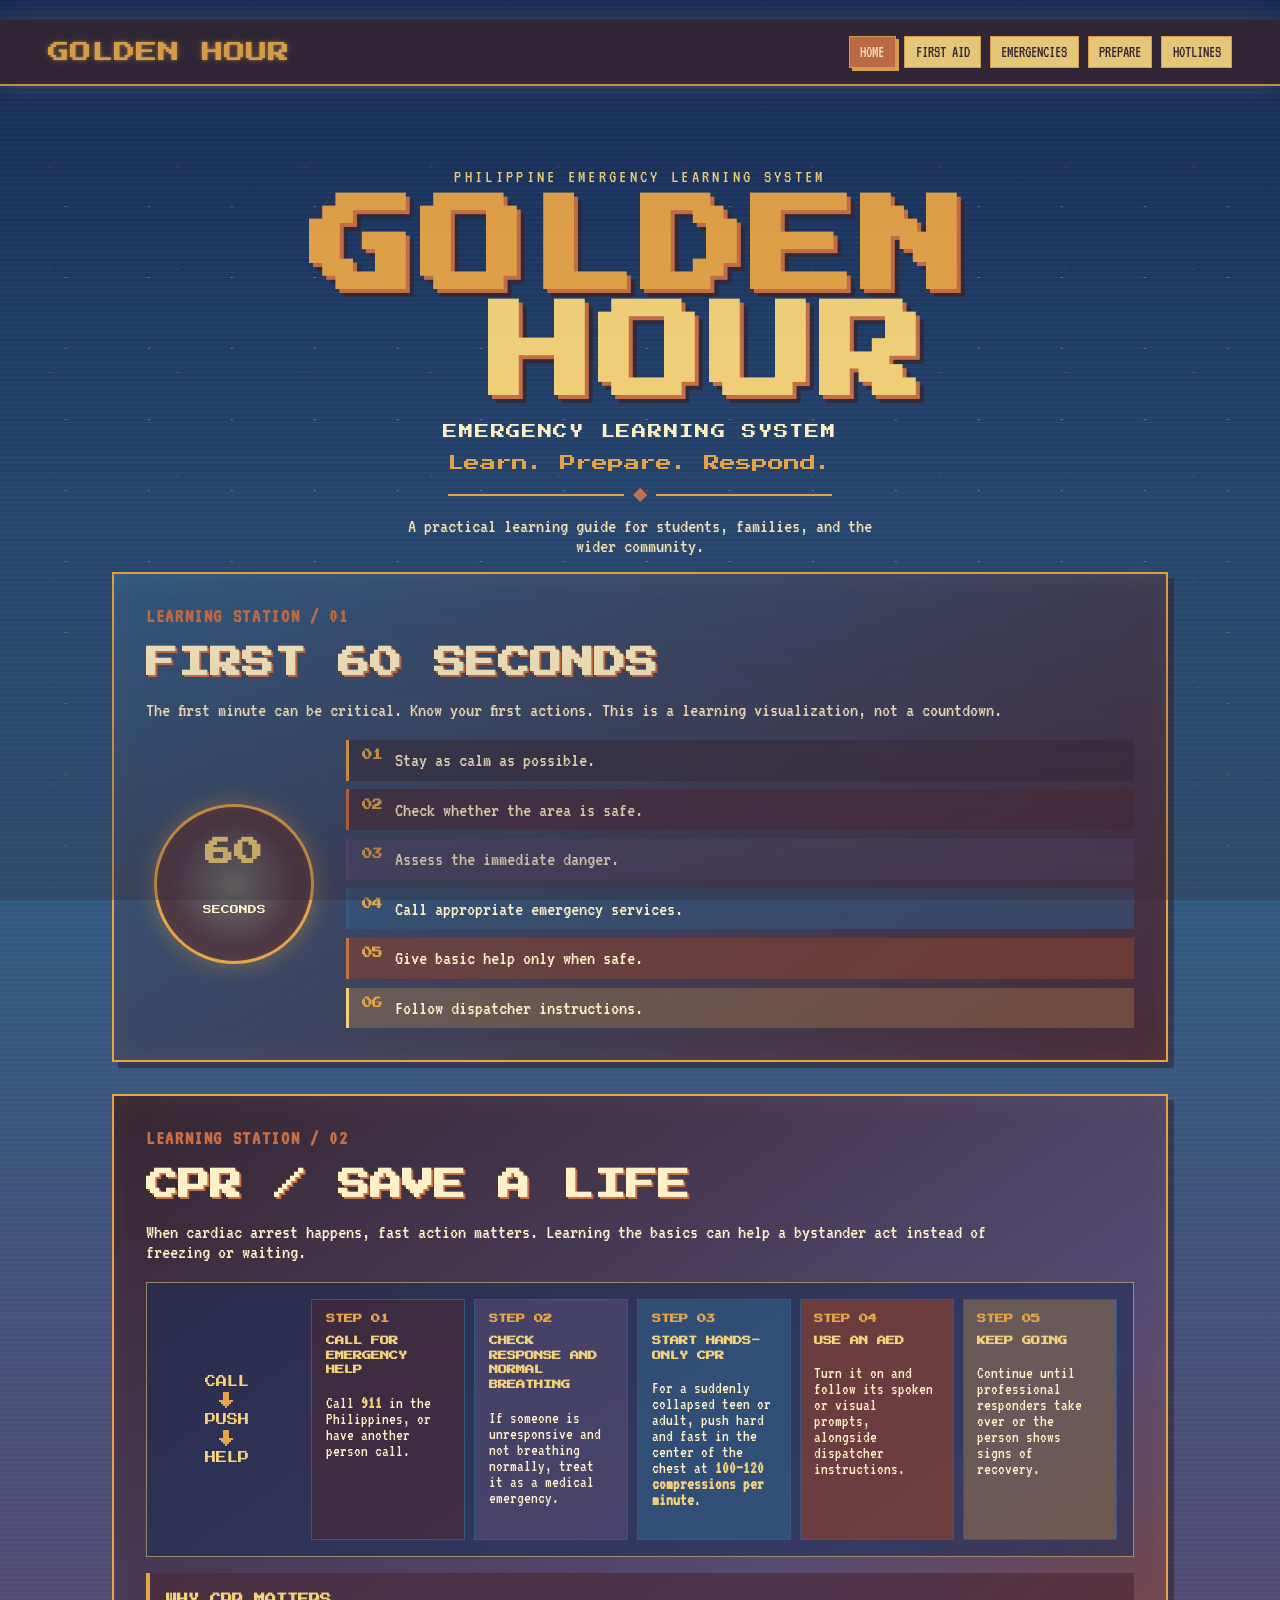
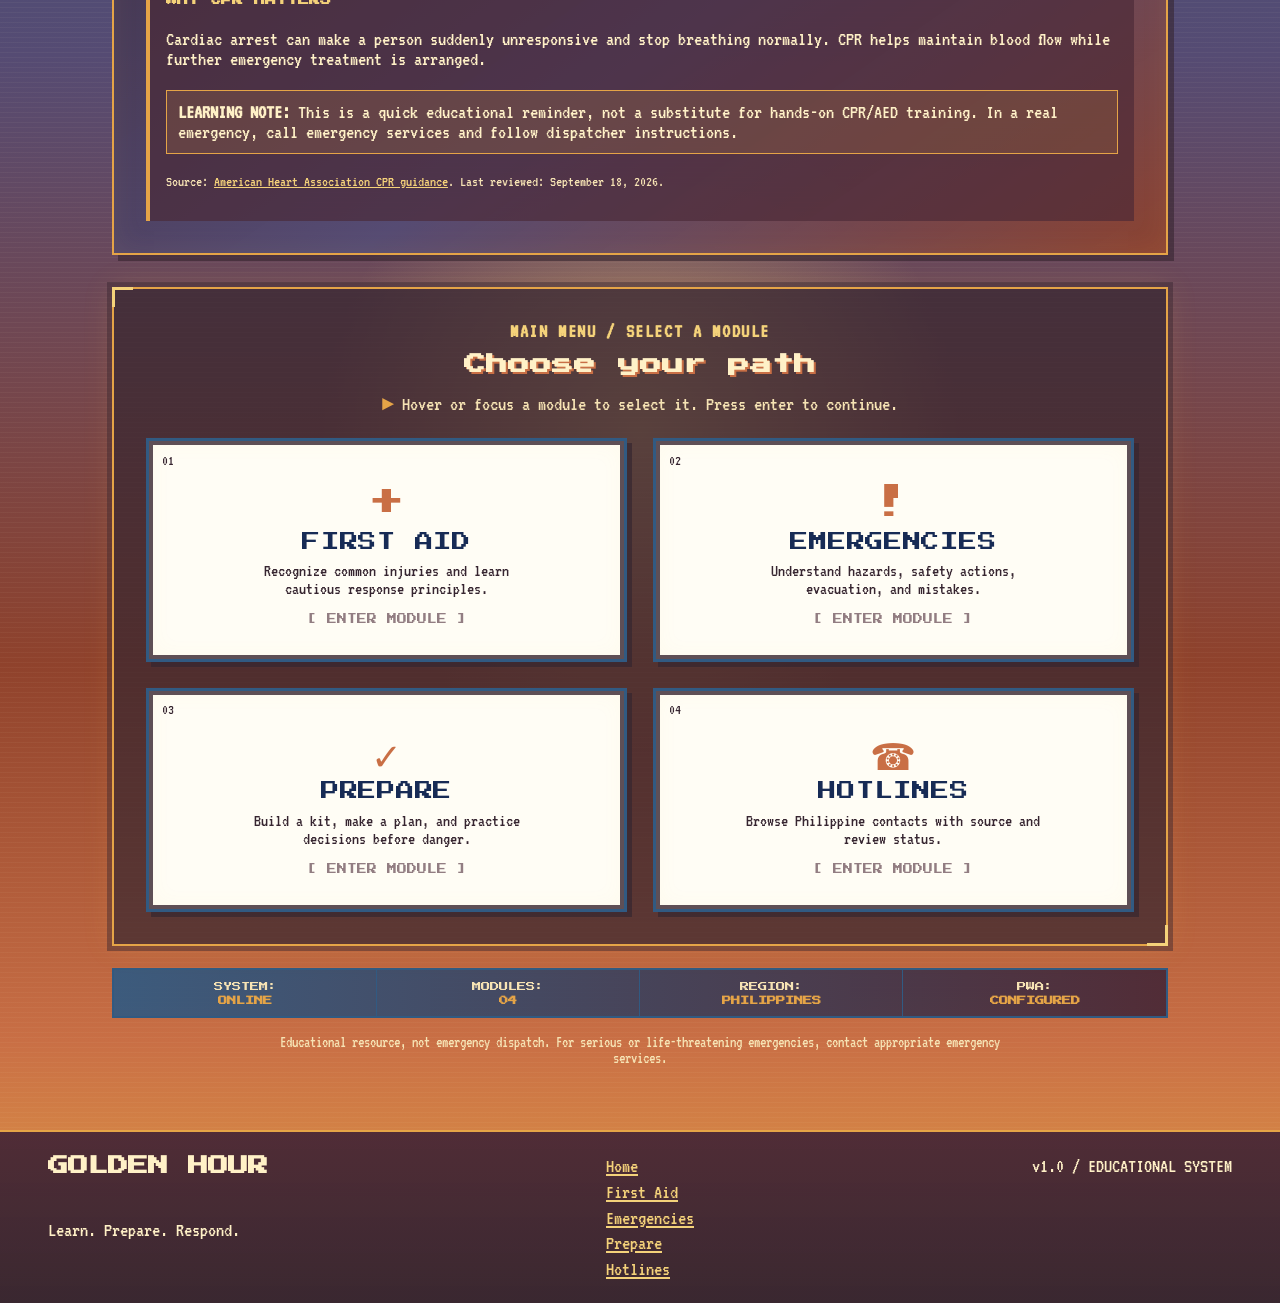
<file: index.html>
<!doctype html>
<html lang="en">
  <head>
    <meta charset="UTF-8" />
    <meta name="viewport" content="width=device-width, initial-scale=1.0" />
    <meta name="theme-color" content="#172B55" />
    <meta
      name="description"
      content="Golden Hour is a Philippine-focused emergency learning system."
    />
    <title>Golden Hour | Emergency Learning System</title>
    <link rel="manifest" href="manifest.webmanifest" />
    <link rel="stylesheet" href="style.css?v=7" />
  </head>
  <body class="home-screen" data-page="home">
    <div id="offline-banner" class="offline-banner" role="status" hidden>
      OFFLINE MODE: Hotline information may not reflect the latest updates.
      Verify through official sources when internet access is available.
    </div>
    <a class="skip-link" href="#main-content">Skip to main content</a>
    <header class="site-header game-header">
      <a class="site-title" href="index.html" aria-label="Golden Hour home"
        >Golden Hour</a
      >
      <button
        class="menu-toggle"
        type="button"
        aria-expanded="false"
        aria-controls="site-nav"
      >
        Menu
      </button>
      <nav id="site-nav" class="site-nav" aria-label="Primary navigation">
        <a href="index.html" data-nav="home">Home</a
        ><a href="first-aid.html" data-nav="first-aid">First Aid</a
        ><a href="emergencies.html" data-nav="emergencies">Emergencies</a
        ><a href="prepare.html" data-nav="prepare">Prepare</a
        ><a href="hotlines.html" data-nav="hotlines">Hotlines</a>
      </nav>
    </header>
    <main id="main-content" class="main-menu">
      <section class="title-screen" aria-labelledby="system-title">
        <div class="title-scanline" aria-hidden="true"></div>
        <p class="system-kicker">PHILIPPINE EMERGENCY LEARNING SYSTEM</p>
        <h1 id="system-title" class="game-logo">
          <span>GOLDEN</span><span>HOUR</span>
        </h1>
        <p class="title-subtitle">EMERGENCY LEARNING SYSTEM</p>
        <p class="mission-line">Learn. Prepare. Respond.</p>
        <div class="title-rule" aria-hidden="true">
          <span></span><i></i><span></span>
        </div>
        <p class="title-copy">
          A practical learning guide for students, families, and the wider
          community.
        </p>
      </section>
      <section
        class="first-minute-station"
        aria-labelledby="first-minute-title"
      >
        <div class="station-heading">
          <p class="eyebrow">LEARNING STATION / 01</p>
          <h2 id="first-minute-title">FIRST 60 SECONDS</h2>
          <p>
            The first minute can be critical. Know your first actions. This is a
            learning visualization, not a countdown.
          </p>
        </div>
        <div class="minute-console">
          <div class="minute-orb" aria-hidden="true">
            <strong>60</strong><span>SECONDS</span>
          </div>
          <ol class="minute-sequence">
            <li><b>01</b><span>Stay as calm as possible.</span></li>
            <li><b>02</b><span>Check whether the area is safe.</span></li>
            <li><b>03</b><span>Assess the immediate danger.</span></li>
            <li><b>04</b><span>Call appropriate emergency services.</span></li>
            <li><b>05</b><span>Give basic help only when safe.</span></li>
            <li><b>06</b><span>Follow dispatcher instructions.</span></li>
          </ol>
        </div>
      </section>
      <section class="cpr-station" aria-labelledby="cpr-title">
        <div class="station-heading">
          <p class="eyebrow">LEARNING STATION / 02</p>
          <h2 id="cpr-title">CPR / SAVE A LIFE</h2>
          <p>
            When cardiac arrest happens, fast action matters. Learning the
            basics can help a bystander act instead of freezing or waiting.
          </p>
        </div>
        <div class="cpr-console">
          <div class="cpr-signal" aria-label="Call, push, help">
            <span>CALL</span><i>↓</i><span>PUSH</span><i>↓</i><span>HELP</span>
          </div>
          <ol class="cpr-steps">
            <li>
              <b>STEP 01</b><strong>CALL FOR EMERGENCY HELP</strong>
              <p>
                Call <em>911</em> in the Philippines, or have another person
                call.
              </p>
            </li>
            <li>
              <b>STEP 02</b><strong>CHECK RESPONSE AND NORMAL BREATHING</strong>
              <p>
                If someone is unresponsive and not breathing normally, treat it
                as a medical emergency.
              </p>
            </li>
            <li>
              <b>STEP 03</b><strong>START HANDS-ONLY CPR</strong>
              <p>
                For a suddenly collapsed teen or adult, push hard and fast in
                the center of the chest at
                <em>100–120 compressions per minute</em>.
              </p>
            </li>
            <li>
              <b>STEP 04</b><strong>USE AN AED</strong>
              <p>
                Turn it on and follow its spoken or visual prompts, alongside
                dispatcher instructions.
              </p>
            </li>
            <li>
              <b>STEP 05</b><strong>KEEP GOING</strong>
              <p>
                Continue until professional responders take over or the person
                shows signs of recovery.
              </p>
            </li>
          </ol>
        </div>
        <aside class="why-cpr">
          <strong>WHY CPR MATTERS</strong>
          <p>
            Cardiac arrest can make a person suddenly unresponsive and stop
            breathing normally. CPR helps maintain blood flow while further
            emergency treatment is arranged.
          </p>
          <p class="learning-note">
            <b>LEARNING NOTE:</b> This is a quick educational reminder, not a
            substitute for hands-on CPR/AED training. In a real emergency, call
            emergency services and follow dispatcher instructions.
          </p>
          <p class="source-note">
            Source:
            <a
              href="https://cpr.heart.org/en/resuscitation-science/cpr-and-ecc-guidelines"
              rel="noreferrer"
              >American Heart Association CPR guidance</a
            >. Last reviewed: September 18, 2026.
          </p>
        </aside>
      </section>
      <section class="module-console" aria-labelledby="module-title">
        <div class="console-heading">
          <p class="eyebrow">MAIN MENU / SELECT A MODULE</p>
          <h2 id="module-title">Choose your path</h2>
          <p class="menu-instruction">
            <span class="blink-marker" aria-hidden="true">►</span> Hover or
            focus a module to select it. Press enter to continue.
          </p>
        </div>
        <div class="module-grid">
          <a class="module-card module-first-aid" href="first-aid.html"
            ><span class="module-corner" aria-hidden="true">01</span
            ><span class="module-icon" aria-hidden="true">+</span
            ><span class="module-label">FIRST AID</span
            ><span class="module-description"
              >Recognize common injuries and learn cautious response
              principles.</span
            ><span class="module-enter">[ ENTER MODULE ]</span
            ><span class="selection-marker" aria-hidden="true">►</span
            ><span class="pixel pixel-a" aria-hidden="true"></span
            ><span class="pixel pixel-b" aria-hidden="true"></span
          ></a>
          <a class="module-card module-emergencies" href="emergencies.html"
            ><span class="module-corner" aria-hidden="true">02</span
            ><span class="module-icon" aria-hidden="true">!</span
            ><span class="module-label">EMERGENCIES</span
            ><span class="module-description"
              >Understand hazards, safety actions, evacuation, and
              mistakes.</span
            ><span class="module-enter">[ ENTER MODULE ]</span
            ><span class="selection-marker" aria-hidden="true">►</span
            ><span class="pixel pixel-a" aria-hidden="true"></span
            ><span class="pixel pixel-b" aria-hidden="true"></span
          ></a>
          <a class="module-card module-prepare" href="prepare.html"
            ><span class="module-corner" aria-hidden="true">03</span
            ><span class="module-icon" aria-hidden="true">✓</span
            ><span class="module-label">PREPARE</span
            ><span class="module-description"
              >Build a kit, make a plan, and practice decisions before
              danger.</span
            ><span class="module-enter">[ ENTER MODULE ]</span
            ><span class="selection-marker" aria-hidden="true">►</span
            ><span class="pixel pixel-a" aria-hidden="true"></span
            ><span class="pixel pixel-b" aria-hidden="true"></span
          ></a>
          <a class="module-card module-hotlines" href="hotlines.html"
            ><span class="module-corner" aria-hidden="true">04</span
            ><span class="module-icon" aria-hidden="true">☎</span
            ><span class="module-label">HOTLINES</span
            ><span class="module-description"
              >Browse Philippine contacts with source and review status.</span
            ><span class="module-enter">[ ENTER MODULE ]</span
            ><span class="selection-marker" aria-hidden="true">►</span
            ><span class="pixel pixel-a" aria-hidden="true"></span
            ><span class="pixel pixel-b" aria-hidden="true"></span
          ></a>
        </div>
      </section>
      <section class="system-status" aria-label="System status">
        <span>SYSTEM: <b>ONLINE</b></span
        ><span>MODULES: <b>04</b></span
        ><span>REGION: <b>PHILIPPINES</b></span
        ><span>PWA: <b>CONFIGURED</b></span>
      </section>
      <p class="home-disclaimer">
        Educational resource, not emergency dispatch. For serious or
        life-threatening emergencies, contact appropriate emergency services.
      </p>
    </main>
    <footer class="site-footer game-footer">
      <div>
        <strong>GOLDEN HOUR</strong><span>Learn. Prepare. Respond.</span>
      </div>
      <nav aria-label="Footer navigation">
        <a href="index.html">Home</a><a href="first-aid.html">First Aid</a
        ><a href="emergencies.html">Emergencies</a
        ><a href="prepare.html">Prepare</a><a href="hotlines.html">Hotlines</a>
      </nav>
      <span>v1.0 / EDUCATIONAL SYSTEM</span>
    </footer>
    <script src="script.js?v=7"></script>
  </body>
</html>
</file>
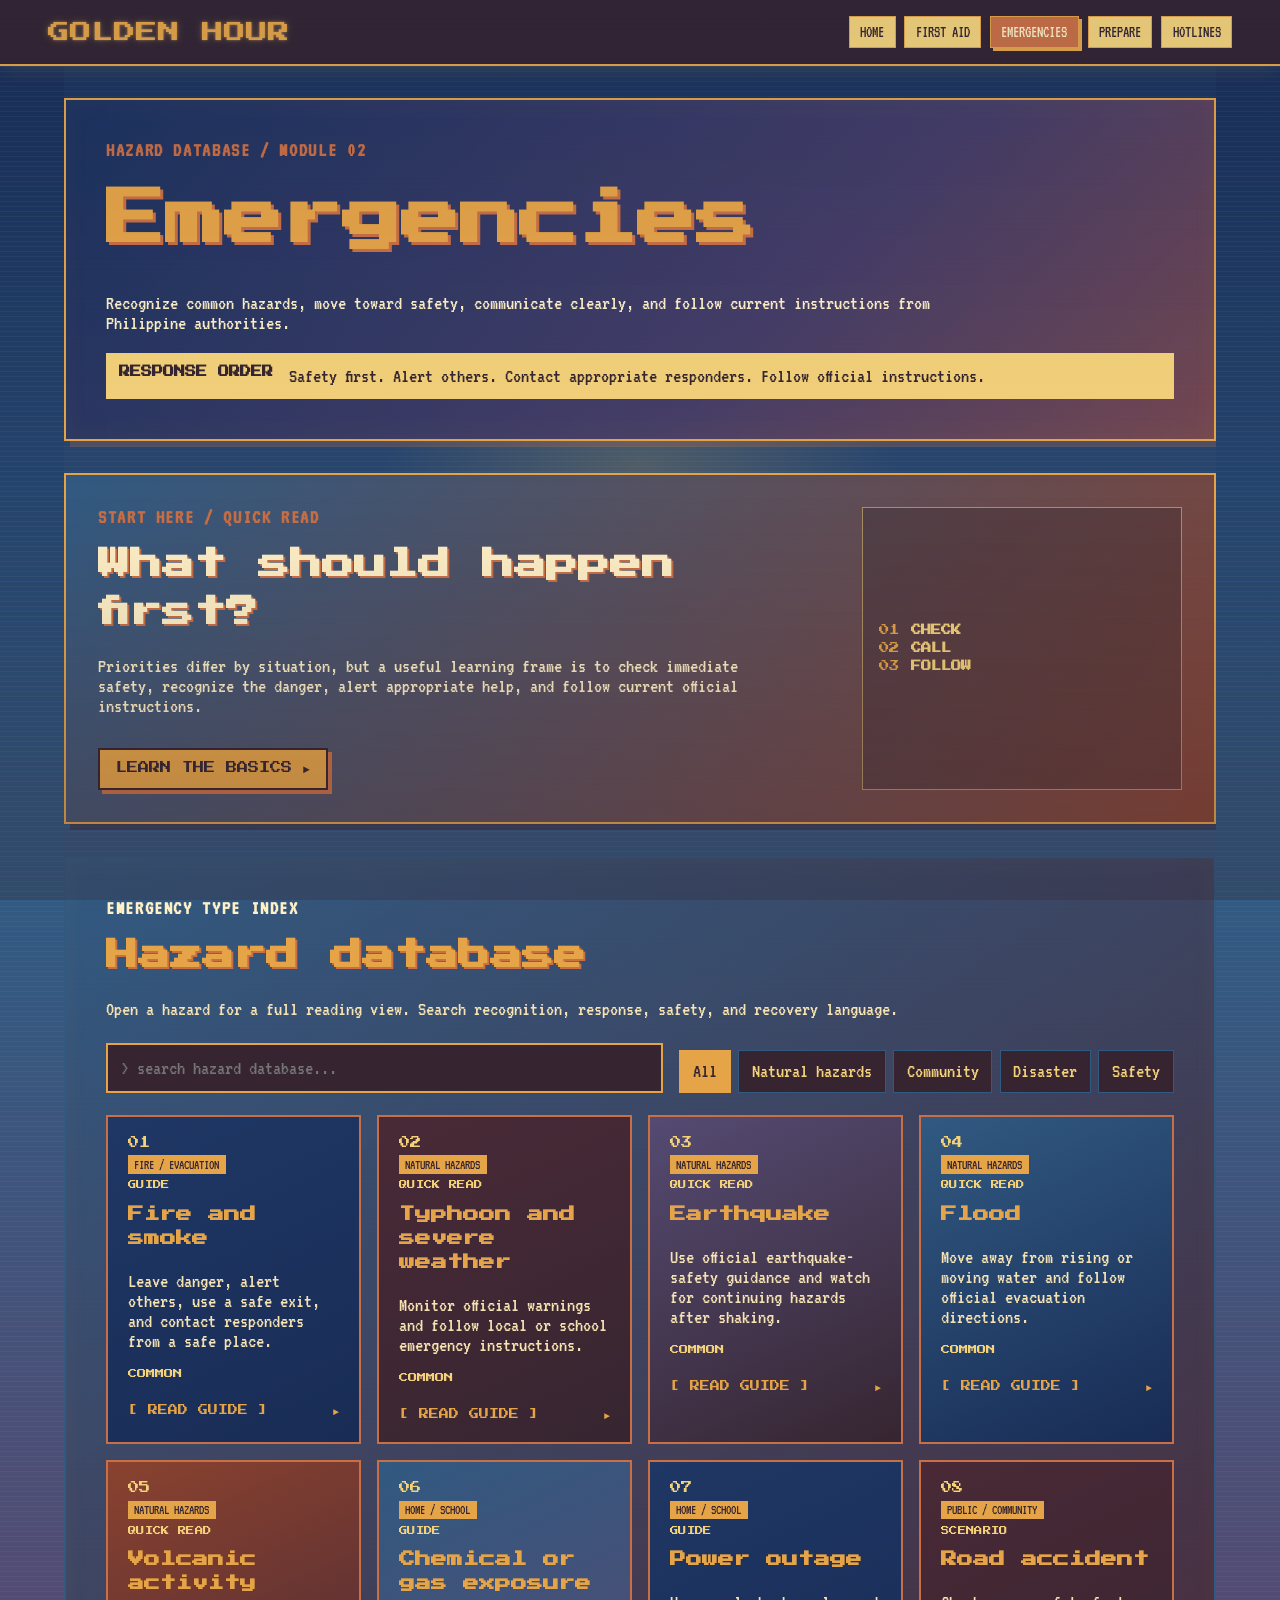
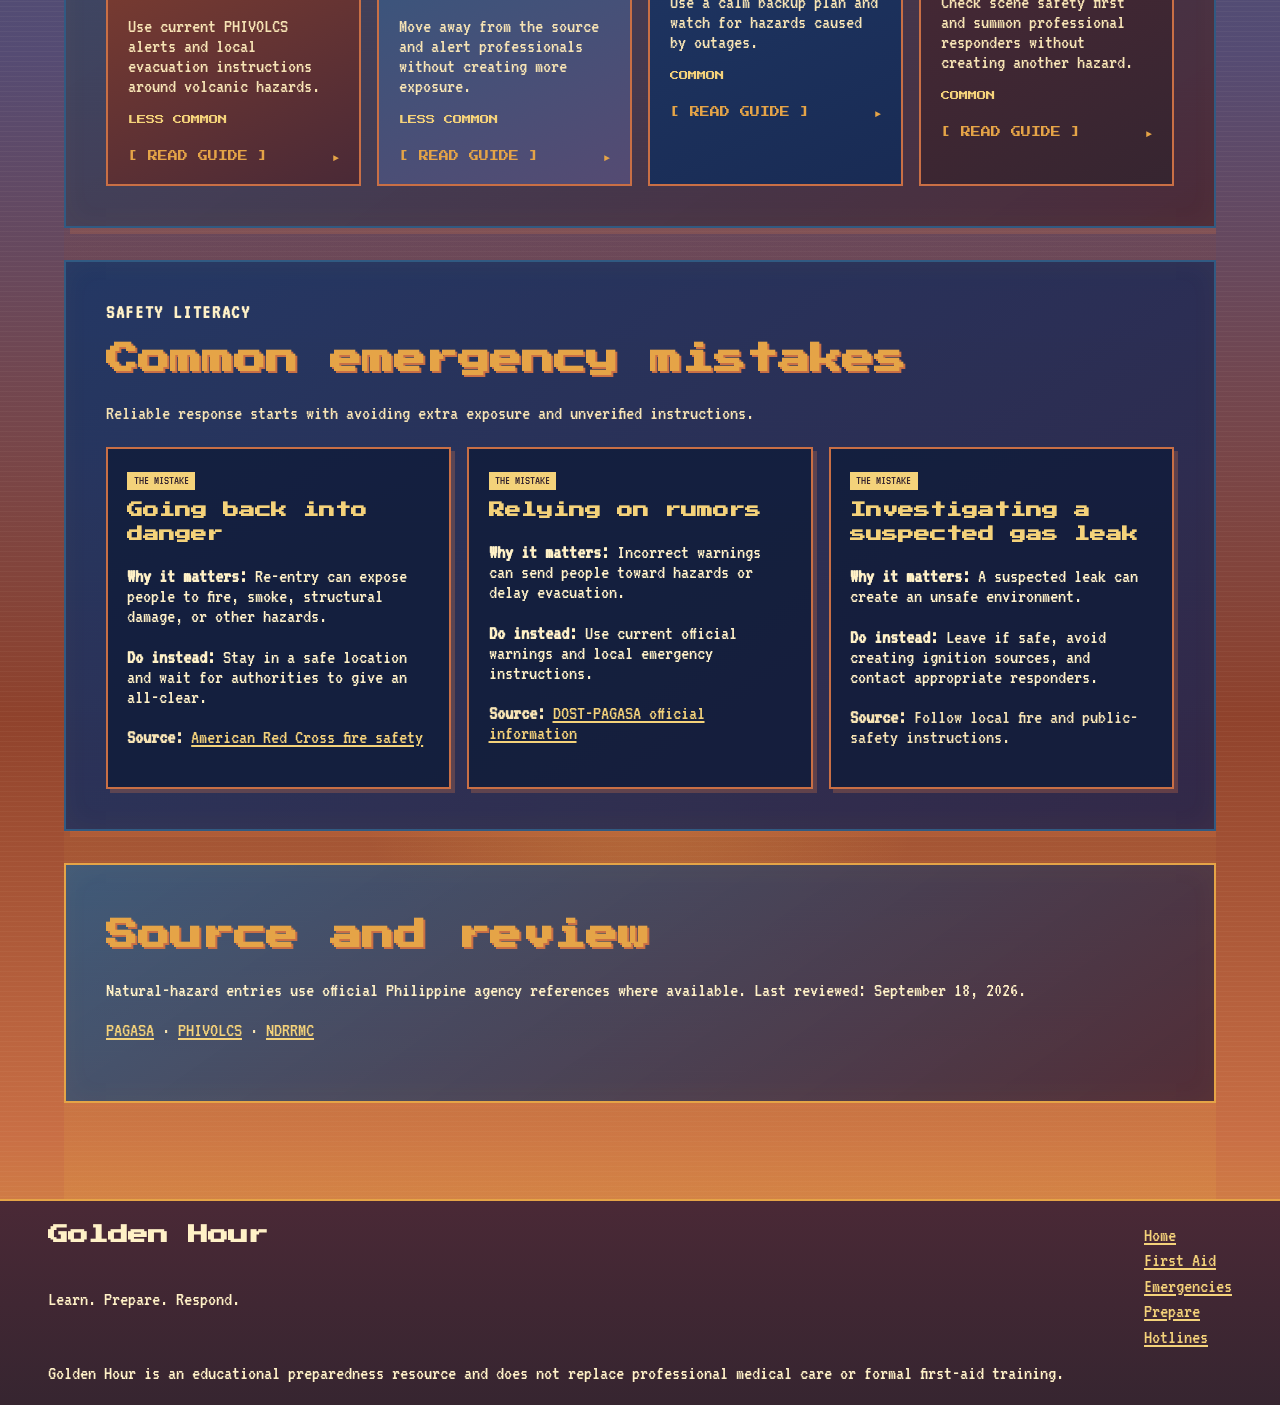
<file: emergencies.html>
<!doctype html>
<html lang="en">
  <head>
    <meta charset="UTF-8" />
    <meta name="viewport" content="width=device-width, initial-scale=1.0" />
    <meta name="theme-color" content="#172B55" />
    <meta name="description" content="Golden Hour emergency hazard database." />
    <title>Emergency Database | Golden Hour</title>
    <link rel="manifest" href="manifest.webmanifest" />
    <link rel="stylesheet" href="style.css?v=7" />
  </head>
  <body data-page="emergencies" data-module="emergencies">
    <div id="offline-banner" class="offline-banner" role="status" hidden>
      OFFLINE MODE: Hotline information may not reflect the latest updates.
      Verify through official sources when internet access is available.
    </div>
    <a class="skip-link" href="#main-content">Skip to main content</a>
    <header class="site-header">
      <a class="site-title" href="index.html" aria-label="Golden Hour home"
        >Golden Hour</a
      ><button
        class="menu-toggle"
        type="button"
        aria-expanded="false"
        aria-controls="site-nav"
      >
        Menu
      </button>
      <nav id="site-nav" class="site-nav" aria-label="Primary navigation">
        <a href="index.html" data-nav="home">Home</a
        ><a href="first-aid.html" data-nav="first-aid">First Aid</a
        ><a href="emergencies.html" data-nav="emergencies">Emergencies</a
        ><a href="prepare.html" data-nav="prepare">Prepare</a
        ><a href="hotlines.html" data-nav="hotlines">Hotlines</a>
      </nav>
    </header>
    <main id="main-content" class="module-page">
      <section class="page-intro guide-section module-hero">
        <p class="eyebrow">Hazard database / module 02</p>
        <h1>Emergencies</h1>
        <p>
          Recognize common hazards, move toward safety, communicate clearly, and
          follow current instructions from Philippine authorities.
        </p>
        <div class="notice-strip">
          <strong>RESPONSE ORDER</strong
          ><span
            >Safety first. Alert others. Contact appropriate responders. Follow
            official instructions.</span
          >
        </div>
      </section>
      <section class="featured-learning" aria-labelledby="start-here-title">
        <div class="featured-copy">
          <p class="eyebrow">Start here / quick read</p>
          <h2 id="start-here-title">What should happen first?</h2>
          <p>
            Priorities differ by situation, but a useful learning frame is to
            check immediate safety, recognize the danger, alert appropriate
            help, and follow current official instructions.
          </p>
          <a
            class="cta-button"
            href="emergencies.html?topic=unresponsive-person"
            >LEARN THE BASICS <span aria-hidden="true">►</span></a
          >
        </div>
        <div class="featured-signal" aria-hidden="true">
          <span>01</span><strong>CHECK</strong><span>02</span
          ><strong>CALL</strong><span>03</span><strong>FOLLOW</strong>
        </div>
      </section>
      <section
        id="guide-library"
        class="guide-section"
        aria-labelledby="library-title"
      >
        <div class="section-header">
          <p class="eyebrow">Emergency type index</p>
          <h2 id="library-title">Hazard database</h2>
          <p>
            Open a hazard for a full reading view. Search recognition, response,
            safety, and recovery language.
          </p>
        </div>
        <div class="module-tools">
          <label class="sr-only" for="guide-search"
            >Search emergency guides</label
          ><input
            id="guide-search"
            class="terminal-input"
            type="search"
            placeholder="> search hazard database..."
            autocomplete="off"
          />
          <div
            class="filter-tabs"
            role="group"
            aria-label="Emergency categories"
          >
            <button
              class="filter-tab active"
              type="button"
              data-guide-filter="all"
            >
              All</button
            ><button
              class="filter-tab"
              type="button"
              data-guide-filter="natural"
            >
              Natural hazards</button
            ><button
              class="filter-tab"
              type="button"
              data-guide-filter="community"
            >
              Community</button
            ><button
              class="filter-tab"
              type="button"
              data-guide-filter="disaster"
            >
              Disaster</button
            ><button
              class="filter-tab"
              type="button"
              data-guide-filter="safety"
            >
              Safety
            </button>
          </div>
        </div>
        <div id="emergency-list" class="guide-grid"></div>
        <div id="guide-empty" class="info-box" hidden>
          <strong>NO MATCH FOUND</strong>
          <p>Try another keyword or category.</p>
        </div>
      </section>
      <section class="guide-section archive-section">
        <div class="section-header">
          <p class="eyebrow">Safety literacy</p>
          <h2>Common emergency mistakes</h2>
          <p>
            Reliable response starts with avoiding extra exposure and unverified
            instructions.
          </p>
        </div>
        <div class="mistake-grid">
          <article class="mistake-card">
            <span class="tag">THE MISTAKE</span>
            <h3>Going back into danger</h3>
            <p>
              <strong>Why it matters:</strong> Re-entry can expose people to
              fire, smoke, structural damage, or other hazards.
            </p>
            <p>
              <strong>Do instead:</strong> Stay in a safe location and wait for
              authorities to give an all-clear.
            </p>
            <p class="small-note">
              <strong>Source:</strong>
              <a
                href="https://www.redcross.org/get-help/how-to-prepare-for-emergencies/types-of-emergencies/fire.html"
                rel="noreferrer"
                >American Red Cross fire safety</a
              >
            </p>
          </article>
          <article class="mistake-card">
            <span class="tag">THE MISTAKE</span>
            <h3>Relying on rumors</h3>
            <p>
              <strong>Why it matters:</strong> Incorrect warnings can send
              people toward hazards or delay evacuation.
            </p>
            <p>
              <strong>Do instead:</strong> Use current official warnings and
              local emergency instructions.
            </p>
            <p class="small-note">
              <strong>Source:</strong>
              <a href="https://www.pagasa.dost.gov.ph/" rel="noreferrer"
                >DOST-PAGASA official information</a
              >
            </p>
          </article>
          <article class="mistake-card">
            <span class="tag">THE MISTAKE</span>
            <h3>Investigating a suspected gas leak</h3>
            <p>
              <strong>Why it matters:</strong> A suspected leak can create an
              unsafe environment.
            </p>
            <p>
              <strong>Do instead:</strong> Leave if safe, avoid creating
              ignition sources, and contact appropriate responders.
            </p>
            <p class="small-note">
              <strong>Source:</strong> Follow local fire and public-safety
              instructions.
            </p>
          </article>
        </div>
      </section>
      <section class="guide-section source-panel">
        <h2>Source and review</h2>
        <p>
          Natural-hazard entries use official Philippine agency references where
          available. Last reviewed: September 18, 2026.
        </p>
        <p class="small-note">
          <a href="https://www.pagasa.dost.gov.ph/" rel="noreferrer">PAGASA</a>
          ·
          <a href="https://phivolcs.dost.gov.ph/" rel="noreferrer">PHIVOLCS</a>
          · <a href="https://ndrrmc.gov.ph/" rel="noreferrer">NDRRMC</a>
        </p>
      </section>
      <section
        id="guide-reader"
        class="guide-section guide-reader"
        hidden
        aria-live="polite"
      ></section>
    </main>
    <footer class="site-footer">
      <div>
        <strong>Golden Hour</strong><span>Learn. Prepare. Respond.</span>
      </div>
      <nav aria-label="Footer navigation">
        <a href="index.html">Home</a><a href="first-aid.html">First Aid</a
        ><a href="emergencies.html">Emergencies</a
        ><a href="prepare.html">Prepare</a><a href="hotlines.html">Hotlines</a>
      </nav>
      <span
        >Golden Hour is an educational preparedness resource and does not
        replace professional medical care or formal first-aid training.</span
      >
    </footer>
    <script src="script.js?v=7"></script>
  </body>
</html>
</file>
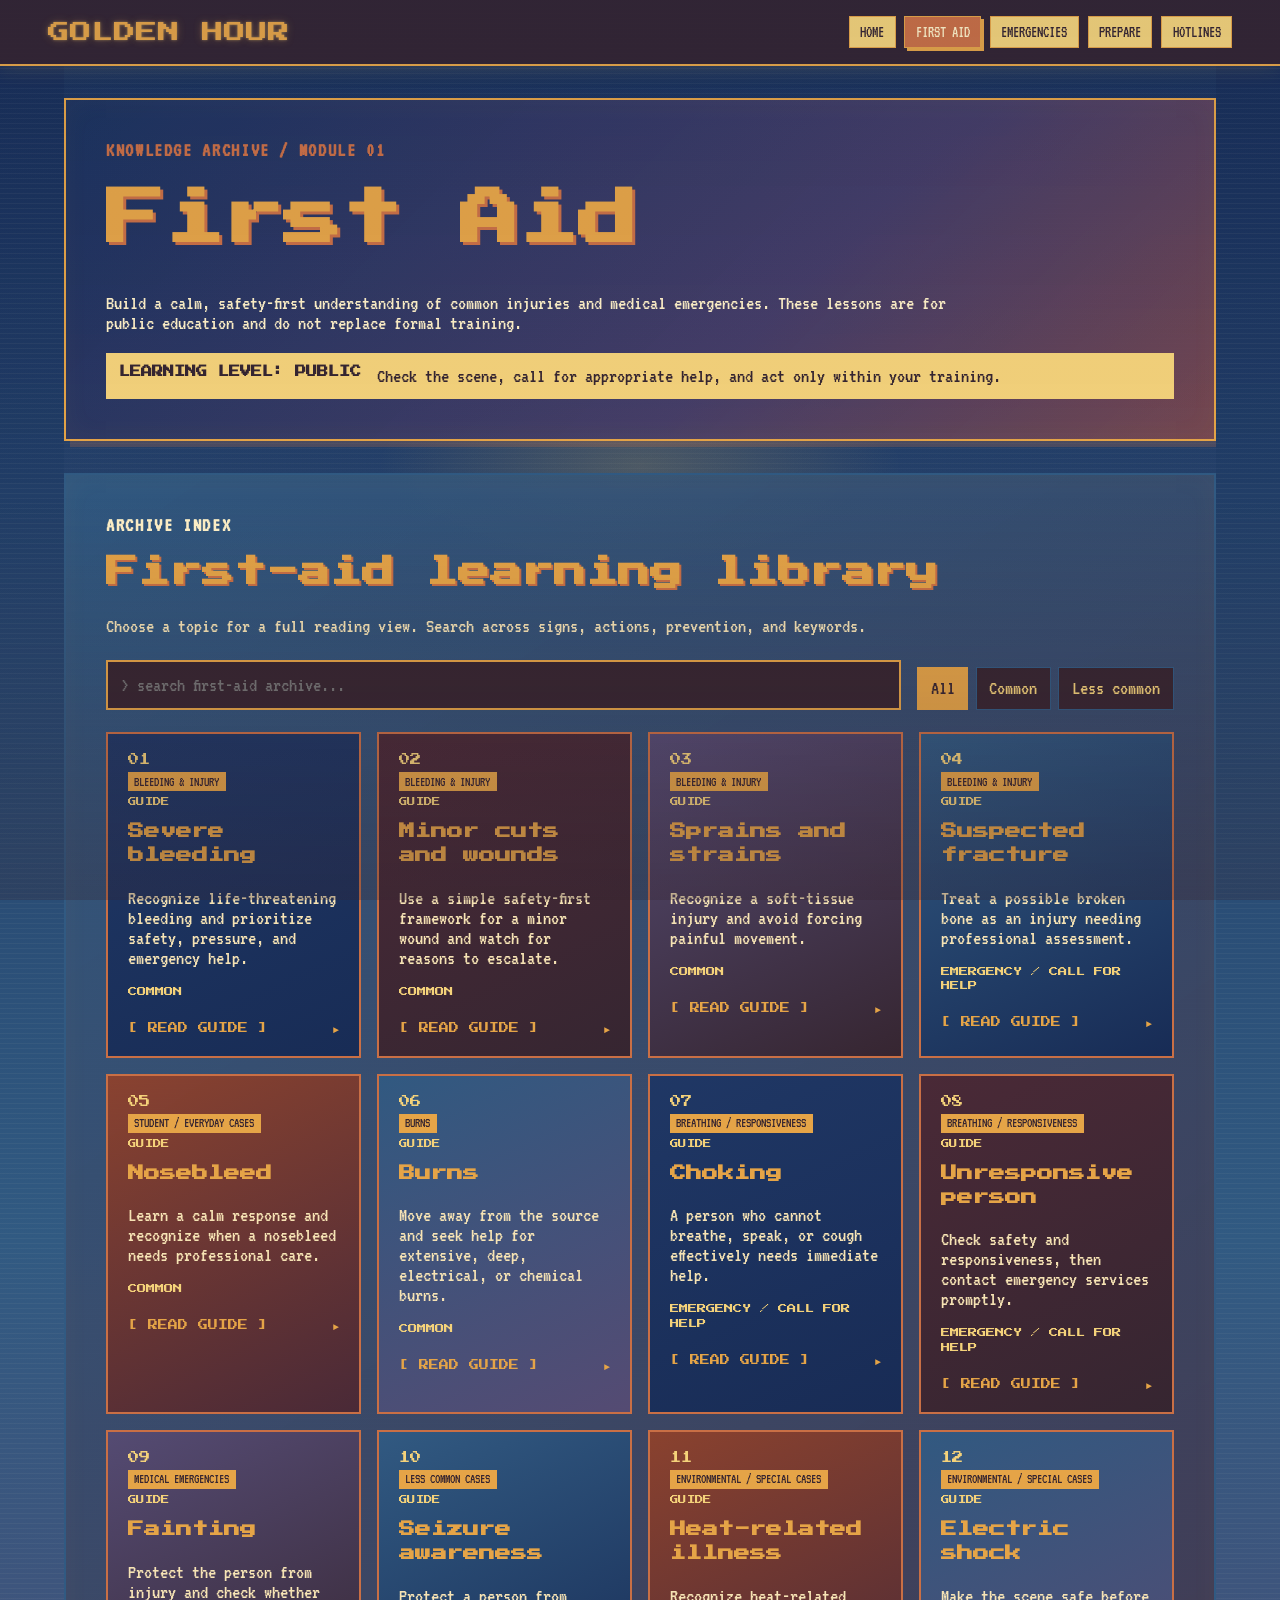
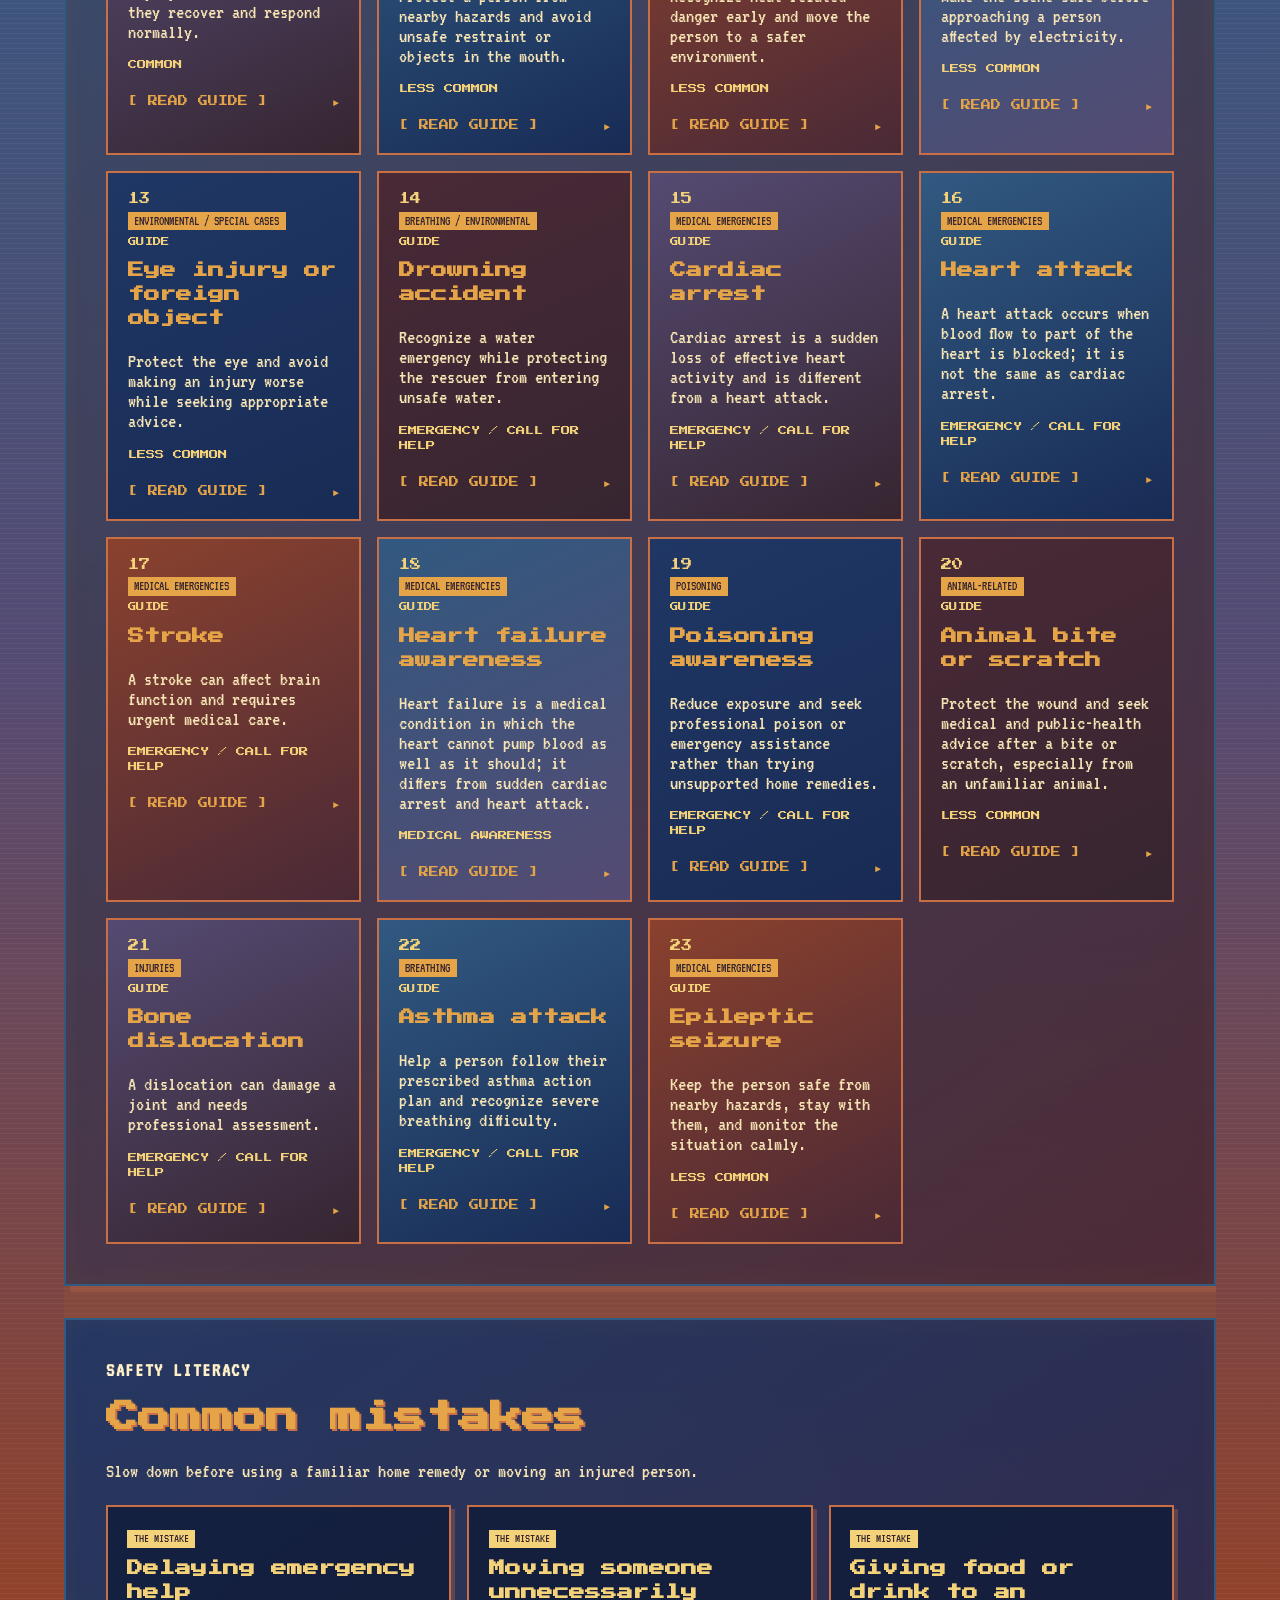
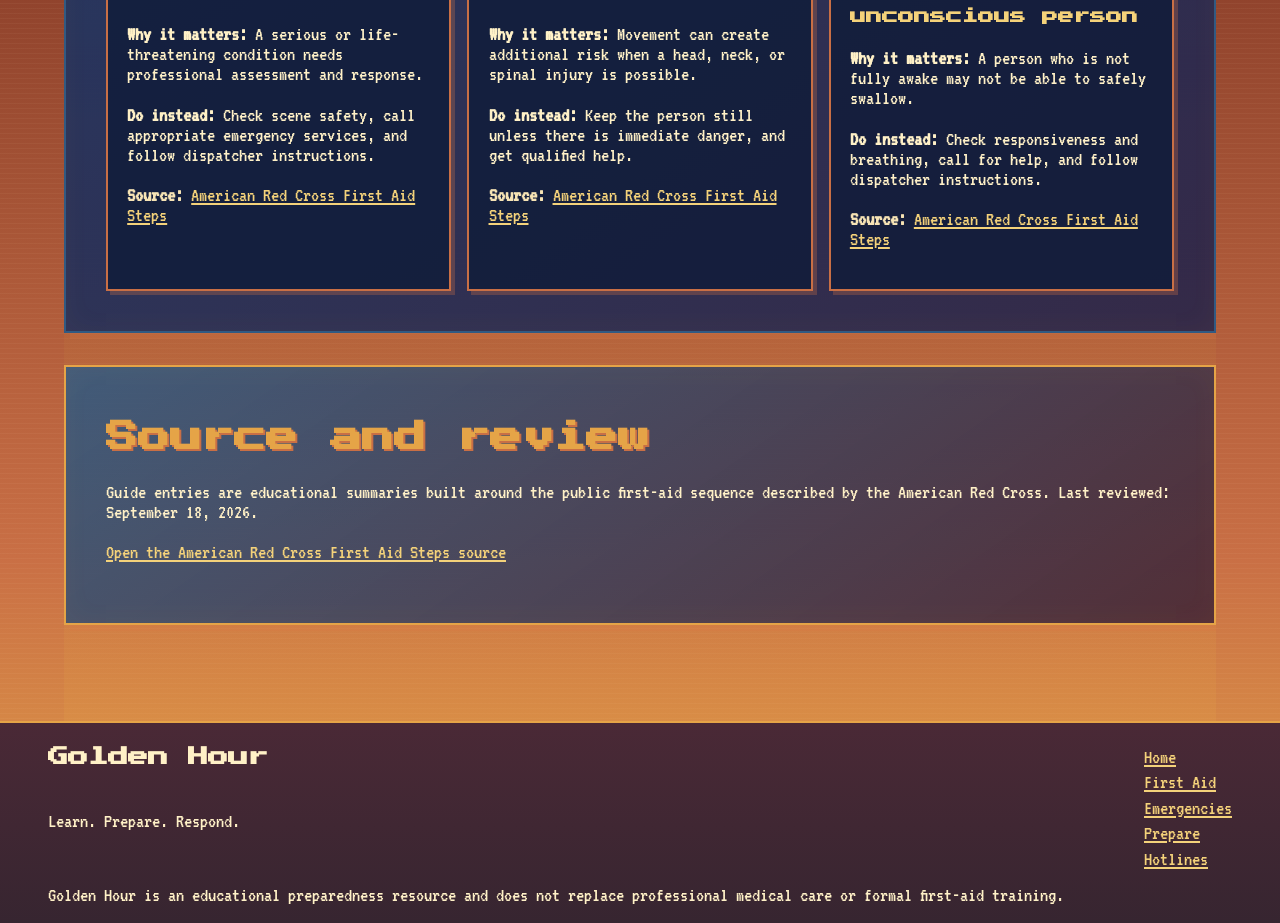
<file: first-aid.html>
<!doctype html>
<html lang="en">
  <head>
    <meta charset="UTF-8" />
    <meta name="viewport" content="width=device-width, initial-scale=1.0" />
    <meta name="theme-color" content="#172B55" />
    <meta
      name="description"
      content="Golden Hour first-aid knowledge archive."
    />
    <title>First Aid Archive | Golden Hour</title>
    <link rel="manifest" href="manifest.webmanifest" />
    <link rel="stylesheet" href="style.css?v=7" />
  </head>
  <body data-page="first-aid" data-module="first-aid">
    <div id="offline-banner" class="offline-banner" role="status" hidden>
      OFFLINE MODE: Hotline information may not reflect the latest updates.
      Verify through official sources when internet access is available.
    </div>
    <a class="skip-link" href="#main-content">Skip to main content</a>
    <header class="site-header">
      <a class="site-title" href="index.html" aria-label="Golden Hour home"
        >Golden Hour</a
      ><button
        class="menu-toggle"
        type="button"
        aria-expanded="false"
        aria-controls="site-nav"
      >
        Menu
      </button>
      <nav id="site-nav" class="site-nav" aria-label="Primary navigation">
        <a href="index.html" data-nav="home">Home</a
        ><a href="first-aid.html" data-nav="first-aid">First Aid</a
        ><a href="emergencies.html" data-nav="emergencies">Emergencies</a
        ><a href="prepare.html" data-nav="prepare">Prepare</a
        ><a href="hotlines.html" data-nav="hotlines">Hotlines</a>
      </nav>
    </header>
    <main id="main-content" class="module-page">
      <section class="page-intro guide-section module-hero">
        <p class="eyebrow">Knowledge archive / module 01</p>
        <h1>First Aid</h1>
        <p>
          Build a calm, safety-first understanding of common injuries and
          medical emergencies. These lessons are for public education and do not
          replace formal training.
        </p>
        <div class="notice-strip">
          <strong>LEARNING LEVEL: PUBLIC</strong
          ><span
            >Check the scene, call for appropriate help, and act only within
            your training.</span
          >
        </div>
      </section>
      <section
        id="guide-library"
        class="guide-section"
        aria-labelledby="library-title"
      >
        <div class="section-header">
          <p class="eyebrow">Archive index</p>
          <h2 id="library-title">First-aid learning library</h2>
          <p>
            Choose a topic for a full reading view. Search across signs,
            actions, prevention, and keywords.
          </p>
        </div>
        <div class="module-tools">
          <label class="sr-only" for="guide-search"
            >Search first-aid guides</label
          ><input
            id="guide-search"
            class="terminal-input"
            type="search"
            placeholder="> search first-aid archive..."
            autocomplete="off"
          />
          <div
            class="filter-tabs"
            role="group"
            aria-label="First-aid categories"
          >
            <button
              class="filter-tab active"
              type="button"
              data-guide-filter="all"
            >
              All</button
            ><button
              class="filter-tab"
              type="button"
              data-guide-filter="common"
            >
              Common</button
            ><button
              class="filter-tab"
              type="button"
              data-guide-filter="less-common"
            >
              Less common
            </button>
          </div>
        </div>
        <div id="first-aid-list" class="guide-grid"></div>
        <div id="guide-empty" class="info-box" hidden>
          <strong>NO MATCH FOUND</strong>
          <p>Try another keyword or category.</p>
        </div>
      </section>
      <section class="guide-section archive-section">
        <div class="section-header">
          <p class="eyebrow">Safety literacy</p>
          <h2>Common mistakes</h2>
          <p>
            Slow down before using a familiar home remedy or moving an injured
            person.
          </p>
        </div>
        <div class="mistake-grid">
          <article class="mistake-card">
            <span class="tag">THE MISTAKE</span>
            <h3>Delaying emergency help</h3>
            <p>
              <strong>Why it matters:</strong> A serious or life-threatening
              condition needs professional assessment and response.
            </p>
            <p>
              <strong>Do instead:</strong> Check scene safety, call appropriate
              emergency services, and follow dispatcher instructions.
            </p>
            <p class="small-note">
              <strong>Source:</strong>
              <a
                href="https://www.redcross.org/take-a-class/first-aid/performing-first-aid/first-aid-steps"
                rel="noreferrer"
                >American Red Cross First Aid Steps</a
              >
            </p>
          </article>
          <article class="mistake-card">
            <span class="tag">THE MISTAKE</span>
            <h3>Moving someone unnecessarily</h3>
            <p>
              <strong>Why it matters:</strong> Movement can create additional
              risk when a head, neck, or spinal injury is possible.
            </p>
            <p>
              <strong>Do instead:</strong> Keep the person still unless there is
              immediate danger, and get qualified help.
            </p>
            <p class="small-note">
              <strong>Source:</strong>
              <a
                href="https://www.redcross.org/take-a-class/first-aid/performing-first-aid/first-aid-steps"
                rel="noreferrer"
                >American Red Cross First Aid Steps</a
              >
            </p>
          </article>
          <article class="mistake-card">
            <span class="tag">THE MISTAKE</span>
            <h3>Giving food or drink to an unconscious person</h3>
            <p>
              <strong>Why it matters:</strong> A person who is not fully awake
              may not be able to safely swallow.
            </p>
            <p>
              <strong>Do instead:</strong> Check responsiveness and breathing,
              call for help, and follow dispatcher instructions.
            </p>
            <p class="small-note">
              <strong>Source:</strong>
              <a
                href="https://www.redcross.org/take-a-class/first-aid/performing-first-aid/first-aid-steps"
                rel="noreferrer"
                >American Red Cross First Aid Steps</a
              >
            </p>
          </article>
        </div>
      </section>
      <section class="guide-section source-panel">
        <h2>Source and review</h2>
        <p>
          Guide entries are educational summaries built around the public
          first-aid sequence described by the American Red Cross. Last reviewed:
          September 18, 2026.
        </p>
        <p class="small-note">
          <a
            href="https://www.redcross.org/take-a-class/first-aid/performing-first-aid/first-aid-steps"
            rel="noreferrer"
            >Open the American Red Cross First Aid Steps source</a
          >
        </p>
      </section>
      <section
        id="guide-reader"
        class="guide-section guide-reader"
        hidden
        aria-live="polite"
      ></section>
    </main>
    <footer class="site-footer">
      <div>
        <strong>Golden Hour</strong><span>Learn. Prepare. Respond.</span>
      </div>
      <nav aria-label="Footer navigation">
        <a href="index.html">Home</a><a href="first-aid.html">First Aid</a
        ><a href="emergencies.html">Emergencies</a
        ><a href="prepare.html">Prepare</a><a href="hotlines.html">Hotlines</a>
      </nav>
      <span
        >Golden Hour is an educational preparedness resource and does not
        replace professional medical care or formal first-aid training.</span
      >
    </footer>
    <script src="script.js?v=7"></script>
  </body>
</html>
</file>
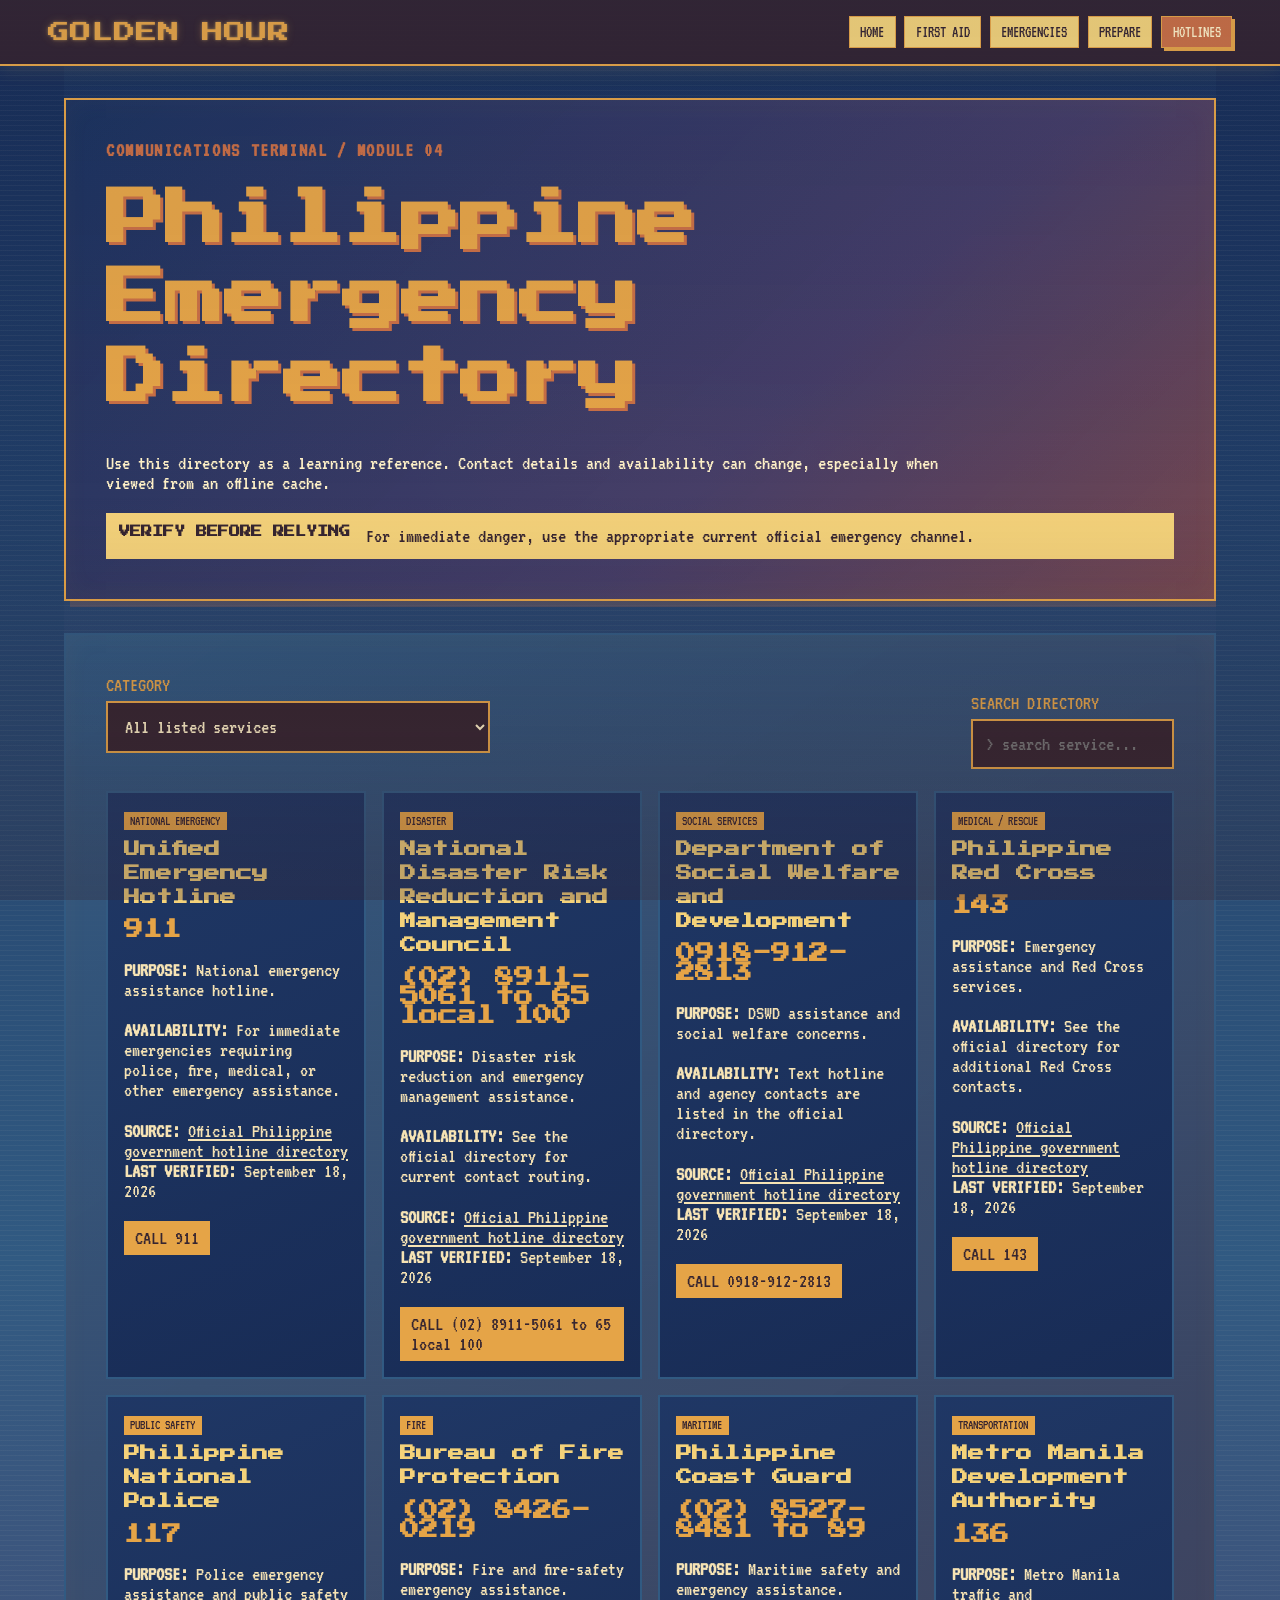
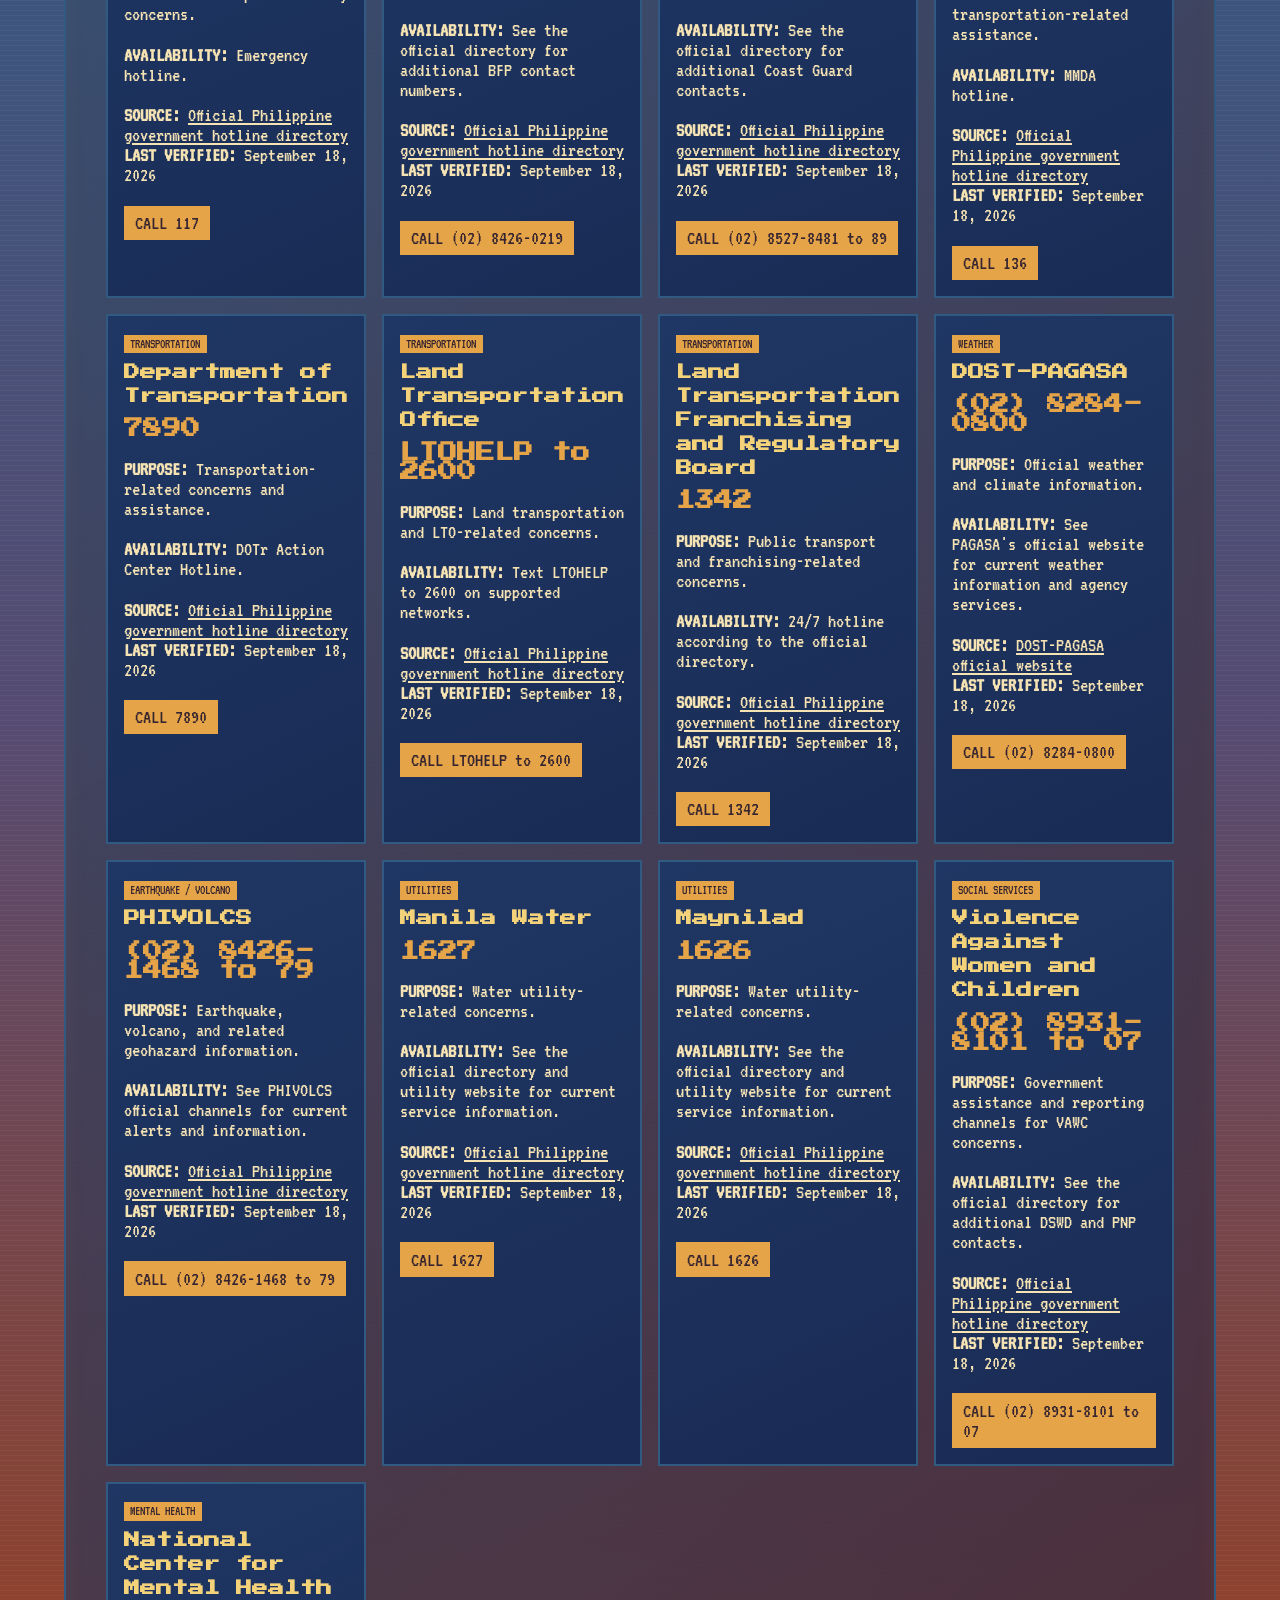
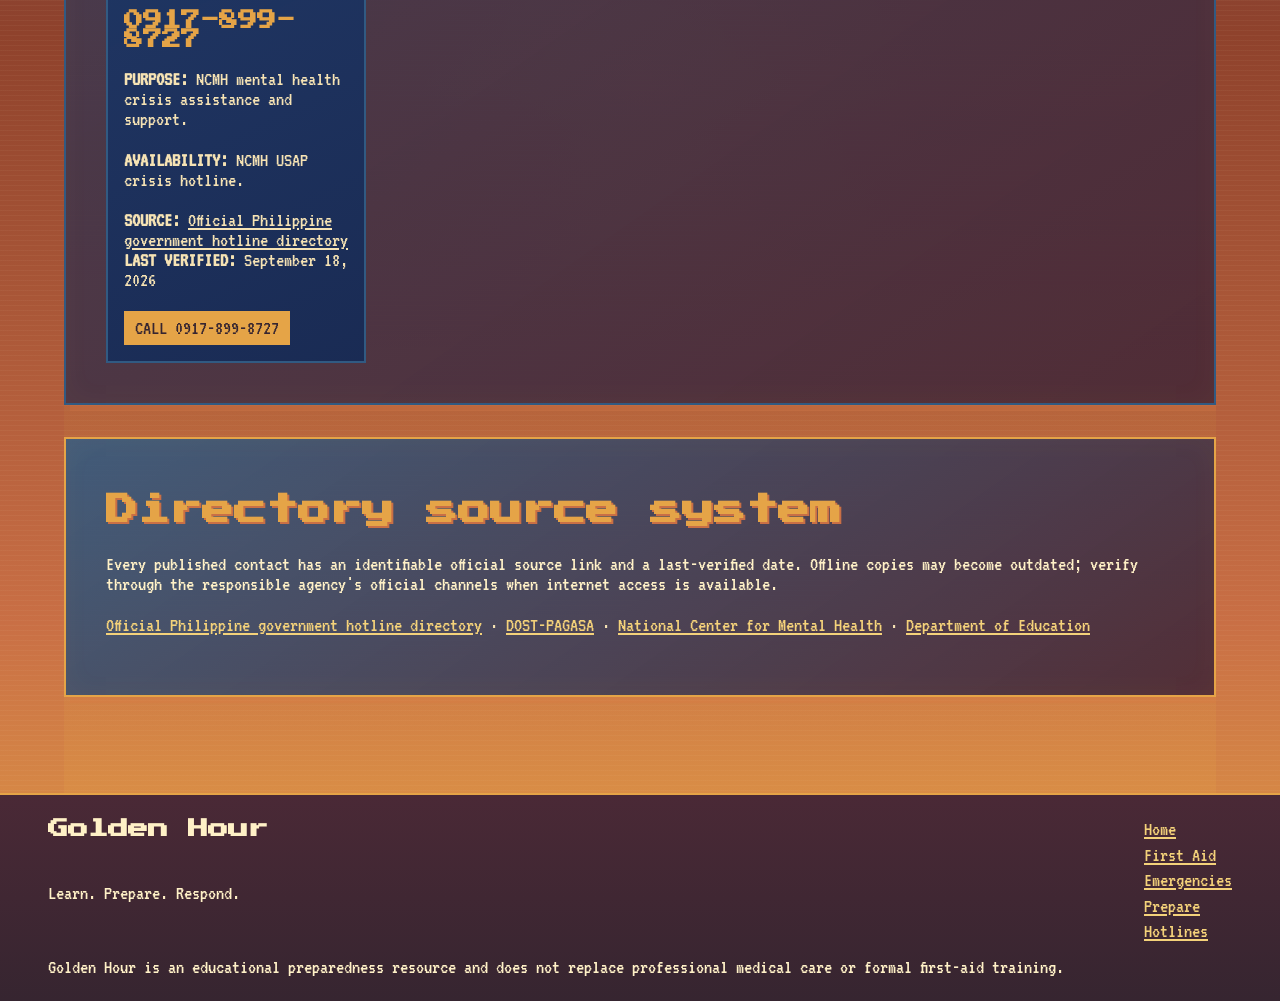
<file: hotlines.html>
<!doctype html>
<html lang="en">
  <head>
    <meta charset="UTF-8" />
    <meta name="viewport" content="width=device-width, initial-scale=1.0" />
    <meta name="theme-color" content="#172B55" />
    <meta
      name="description"
      content="Philippine emergency communications directory for Golden Hour."
    />
    <title>Philippine Emergency Directory | Golden Hour</title>
    <link rel="manifest" href="manifest.webmanifest" />
    <link rel="stylesheet" href="style.css?v=7" />
  </head>
  <body data-page="hotlines">
    <div id="offline-banner" class="offline-banner" role="status" hidden>
      OFFLINE MODE: Hotline information may not reflect the latest updates.
      Verify through official sources when internet access is available.
    </div>
    <a class="skip-link" href="#main-content">Skip to main content</a>
    <header class="site-header">
      <a class="site-title" href="index.html" aria-label="Golden Hour home"
        >Golden Hour</a
      ><button
        class="menu-toggle"
        type="button"
        aria-expanded="false"
        aria-controls="site-nav"
      >
        Menu
      </button>
      <nav id="site-nav" class="site-nav" aria-label="Primary navigation">
        <a href="index.html" data-nav="home">Home</a
        ><a href="first-aid.html" data-nav="first-aid">First Aid</a
        ><a href="emergencies.html" data-nav="emergencies">Emergencies</a
        ><a href="prepare.html" data-nav="prepare">Prepare</a
        ><a href="hotlines.html" data-nav="hotlines">Hotlines</a>
      </nav>
    </header>
    <main id="main-content" class="module-page">
      <section class="page-intro guide-section module-hero">
        <p class="eyebrow">Communications terminal / module 04</p>
        <h1>Philippine Emergency Directory</h1>
        <p>
          Use this directory as a learning reference. Contact details and
          availability can change, especially when viewed from an offline cache.
        </p>
        <div class="notice-strip">
          <strong>VERIFY BEFORE RELYING</strong
          ><span
            >For immediate danger, use the appropriate current official
            emergency channel.</span
          >
        </div>
      </section>
      <section class="guide-section">
        <div class="module-tools">
          <div>
            <label class="select-label" for="hotline-category">Category</label
            ><select id="hotline-category" class="terminal-select">
              <option value="all">All listed services</option>
              <option value="NATIONAL EMERGENCY">National emergency</option>
              <option value="WEATHER">Weather</option>
            </select>
          </div>
          <div>
            <label class="select-label" for="hotline-search"
              >Search directory</label
            ><input
              id="hotline-search"
              class="terminal-input"
              type="search"
              placeholder="> search service..."
              autocomplete="off"
            />
          </div>
        </div>
        <div id="hotline-list" class="hotlines-grid" aria-live="polite"></div>
      </section>
      <section class="guide-section source-panel">
        <h2>Directory source system</h2>
        <p>
          Every published contact has an identifiable official source link and a
          last-verified date. Offline copies may become outdated; verify through
          the responsible agency's official channels when internet access is
          available.
        </p>
        <p class="small-note">
          <a href="https://www.gov.ph/hotline-directory" rel="noreferrer"
            >Official Philippine government hotline directory</a
          >
          ·
          <a href="https://www.pagasa.dost.gov.ph/" rel="noreferrer"
            >DOST-PAGASA</a
          >
          ·
          <a href="https://ncmh.gov.ph/" rel="noreferrer"
            >National Center for Mental Health</a
          >
          ·
          <a href="https://www.deped.gov.ph/" rel="noreferrer"
            >Department of Education</a
          >
        </p>
      </section>
    </main>
    <footer class="site-footer">
      <div>
        <strong>Golden Hour</strong><span>Learn. Prepare. Respond.</span>
      </div>
      <nav aria-label="Footer navigation">
        <a href="index.html">Home</a><a href="first-aid.html">First Aid</a
        ><a href="emergencies.html">Emergencies</a
        ><a href="prepare.html">Prepare</a><a href="hotlines.html">Hotlines</a>
      </nav>
      <span
        >Golden Hour is an educational preparedness resource and does not
        replace professional medical care or formal first-aid training.</span
      >
    </footer>
    <script src="script.js?v=7"></script>
  </body>
</html>
</file>
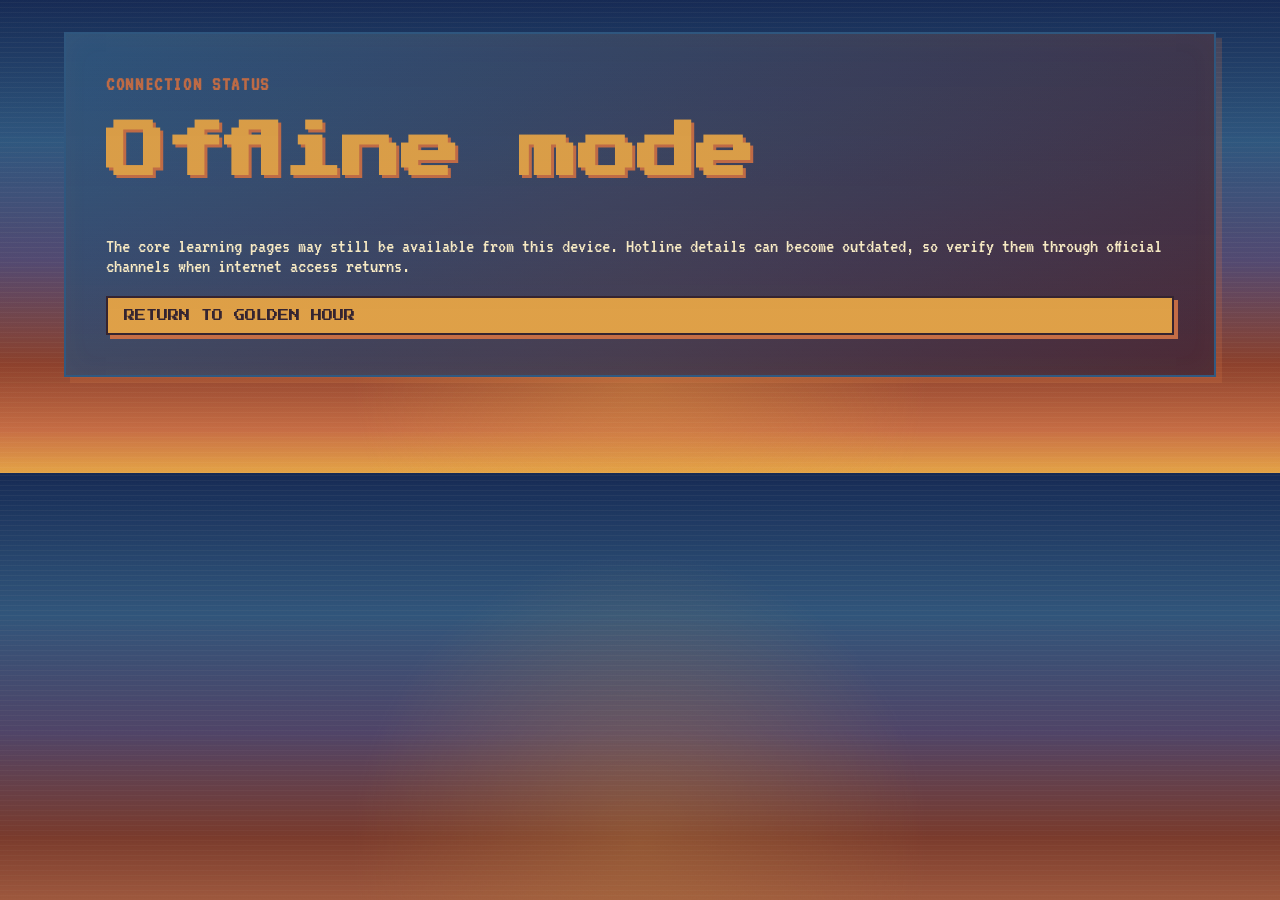
<file: offline.html>
<!doctype html>
<html lang="en">
  <head>
    <meta charset="UTF-8" />
    <meta name="viewport" content="width=device-width, initial-scale=1.0" />
    <title>Offline | Golden Hour</title>
    <link rel="stylesheet" href="style.css" />
  </head>
  <body>
    <main id="main-content">
      <section class="guide-section page-intro">
        <p class="eyebrow">Connection status</p>
        <h1>Offline mode</h1>
        <p>
          The core learning pages may still be available from this device.
          Hotline details can become outdated, so verify them through official
          channels when internet access returns.
        </p>
        <a class="cta-button" href="index.html">Return to Golden Hour</a>
      </section>
    </main>
  </body>
</html>
</file>
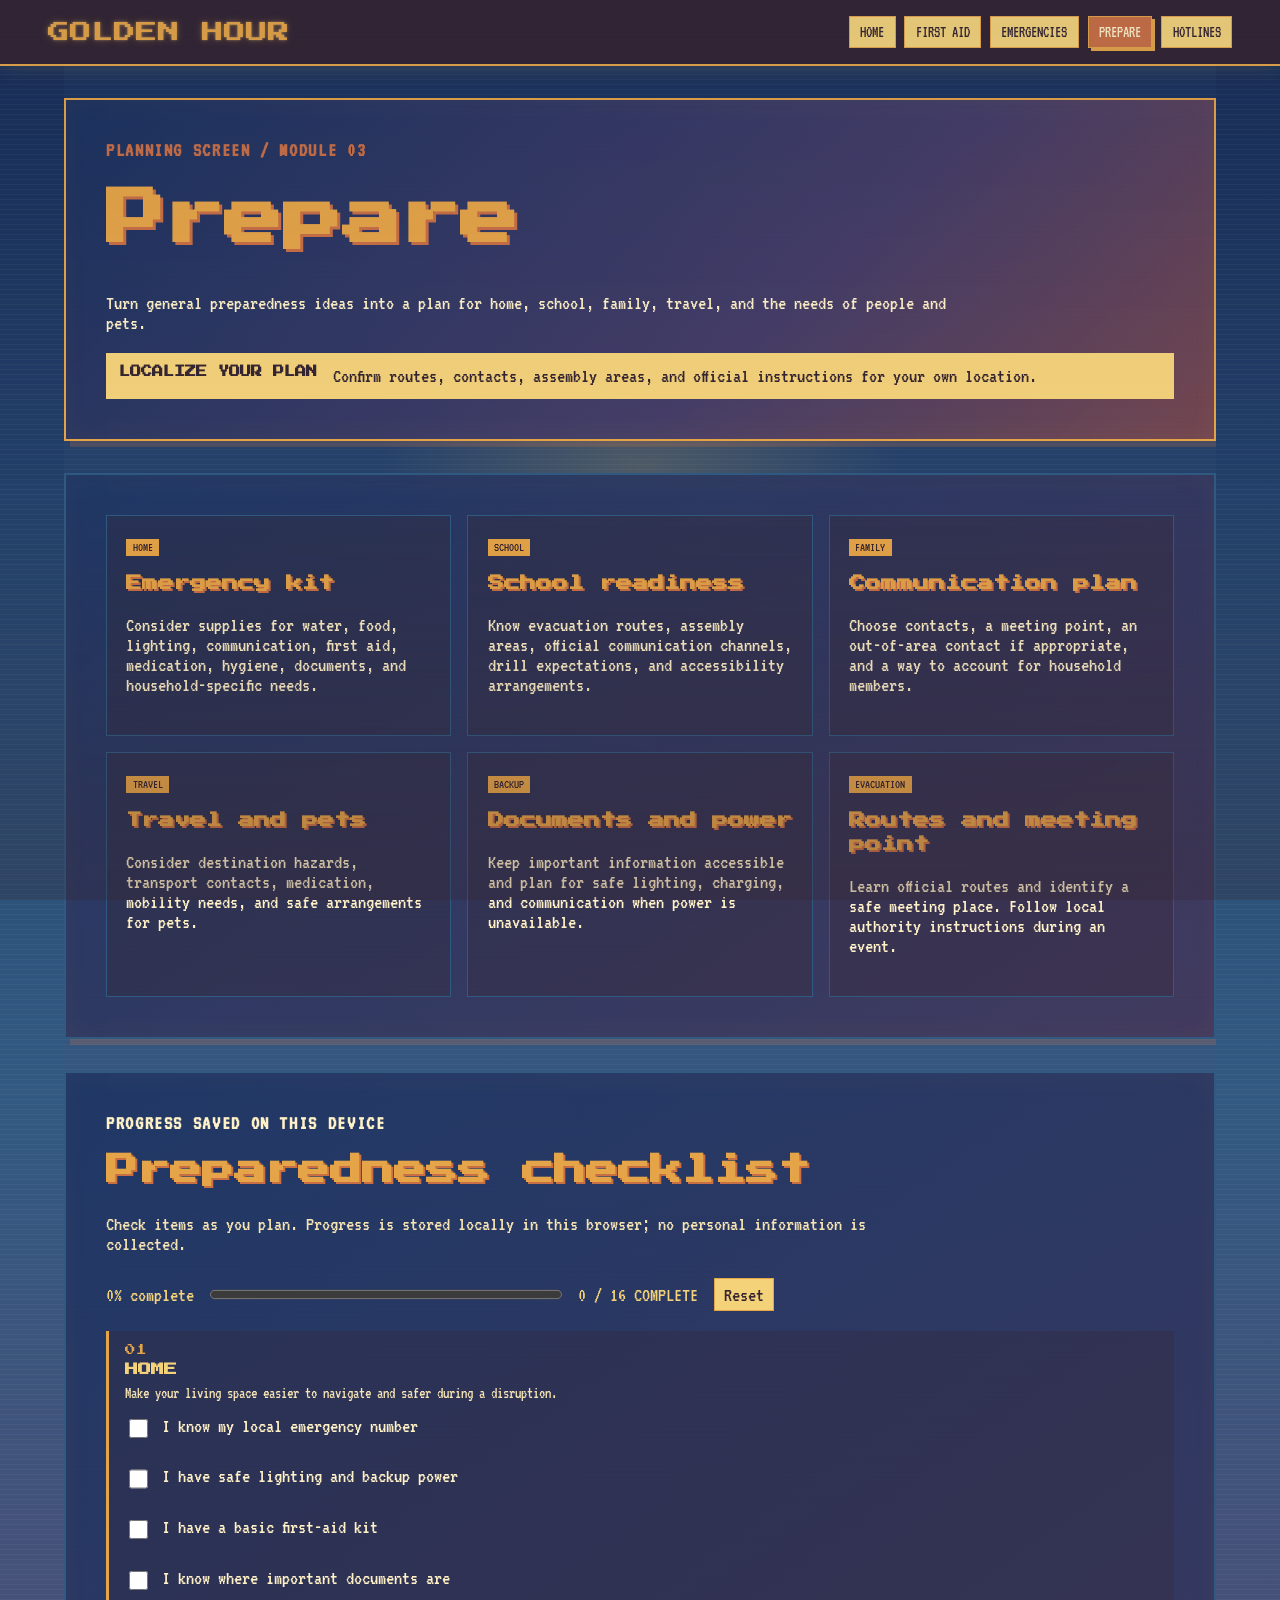
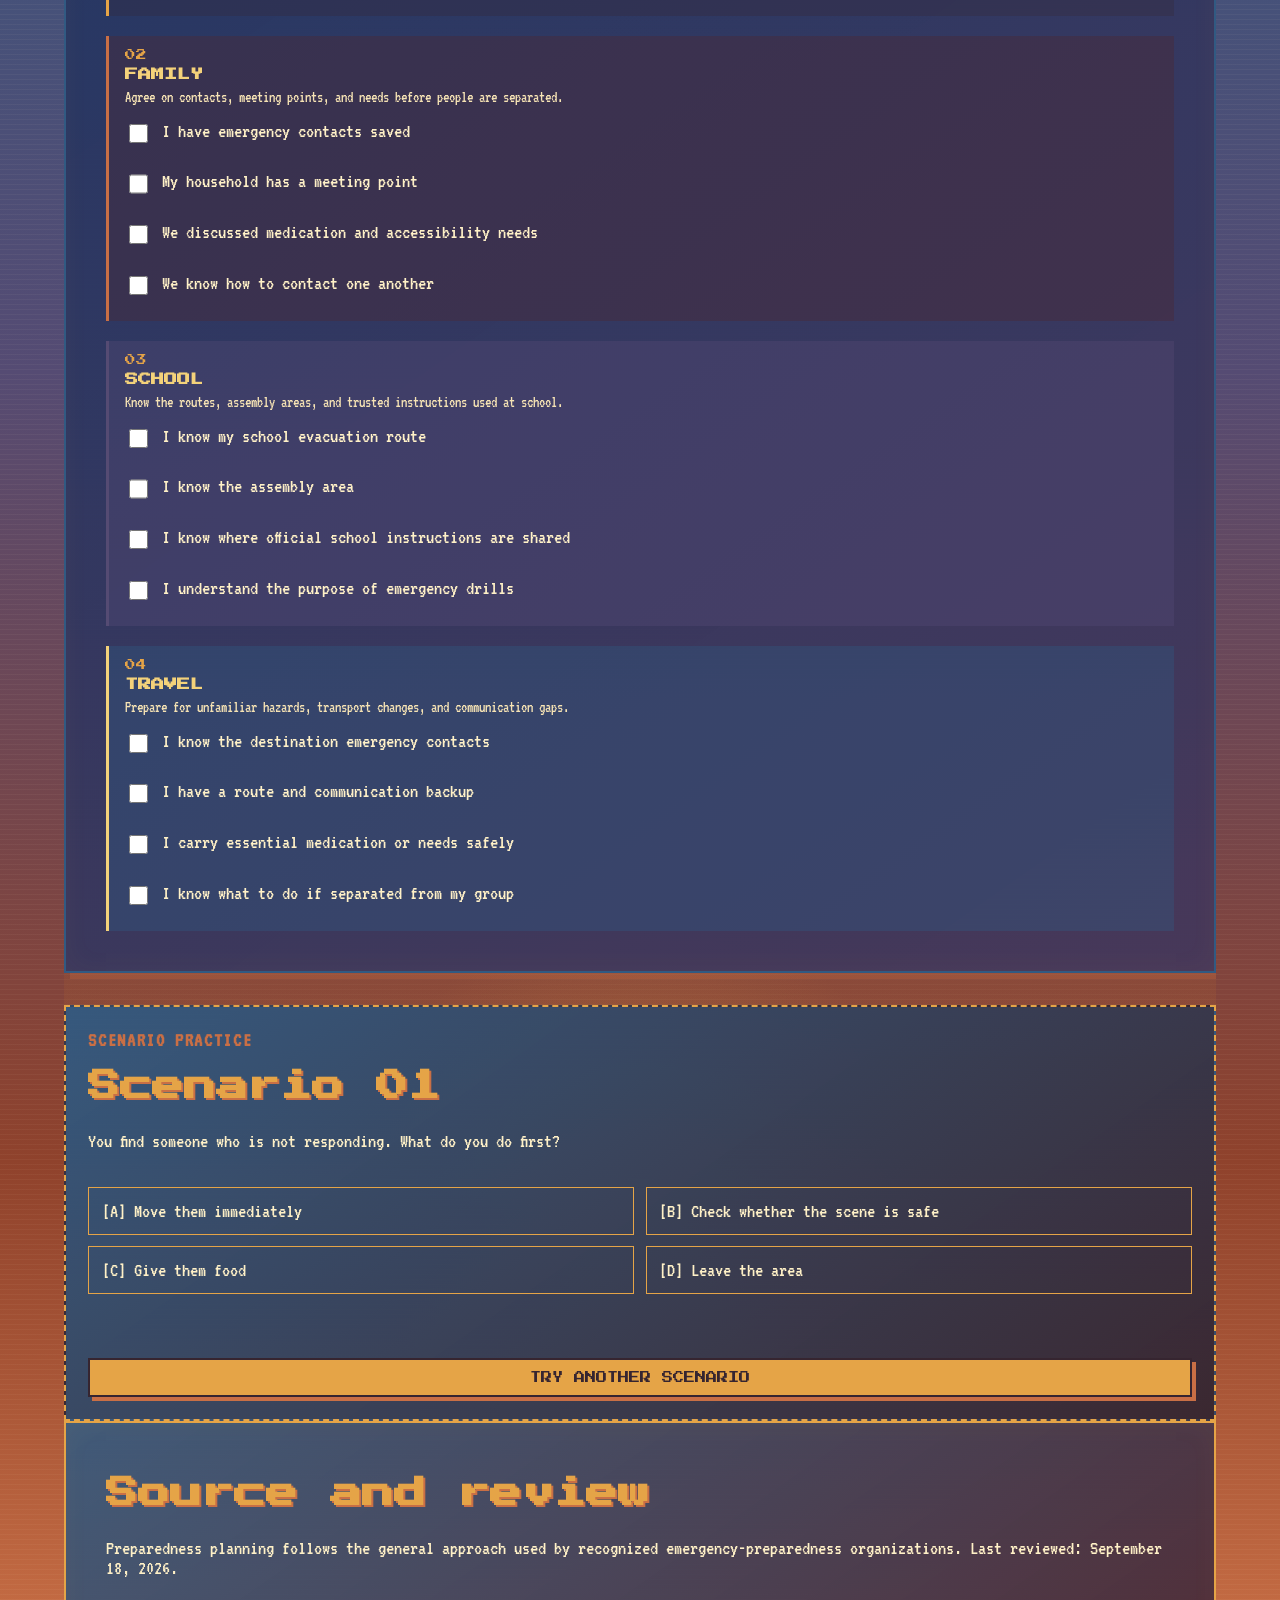
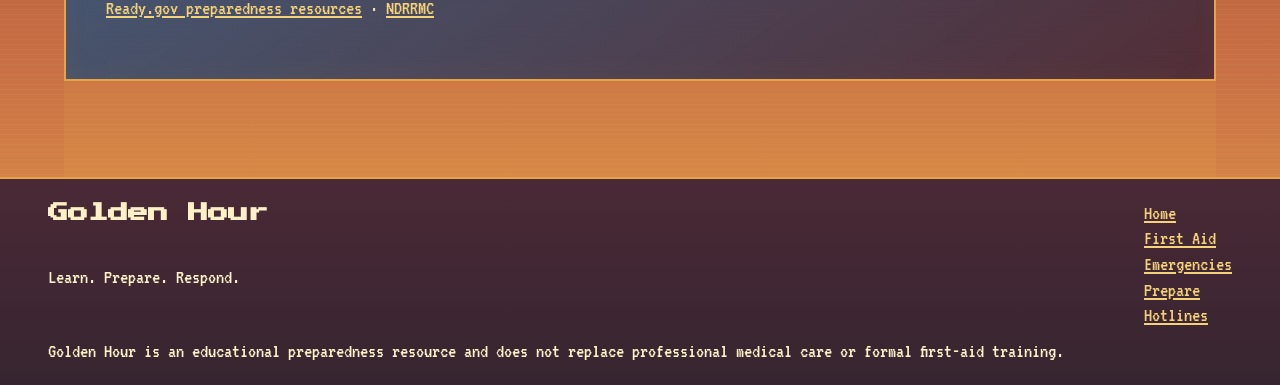
<file: prepare.html>
<!doctype html>
<html lang="en">
  <head>
    <meta charset="UTF-8" />
    <meta name="viewport" content="width=device-width, initial-scale=1.0" />
    <meta name="theme-color" content="#172B55" />
    <meta
      name="description"
      content="Golden Hour preparedness planning module."
    />
    <title>Prepare | Golden Hour</title>
    <link rel="manifest" href="manifest.webmanifest" />
    <link rel="stylesheet" href="style.css?v=7" />
  </head>
  <body data-page="prepare">
    <div id="offline-banner" class="offline-banner" role="status" hidden>
      OFFLINE MODE: Hotline information may not reflect the latest updates.
      Verify through official sources when internet access is available.
    </div>
    <a class="skip-link" href="#main-content">Skip to main content</a>
    <header class="site-header">
      <a class="site-title" href="index.html" aria-label="Golden Hour home"
        >Golden Hour</a
      ><button
        class="menu-toggle"
        type="button"
        aria-expanded="false"
        aria-controls="site-nav"
      >
        Menu
      </button>
      <nav id="site-nav" class="site-nav" aria-label="Primary navigation">
        <a href="index.html" data-nav="home">Home</a
        ><a href="first-aid.html" data-nav="first-aid">First Aid</a
        ><a href="emergencies.html" data-nav="emergencies">Emergencies</a
        ><a href="prepare.html" data-nav="prepare">Prepare</a
        ><a href="hotlines.html" data-nav="hotlines">Hotlines</a>
      </nav>
    </header>
    <main id="main-content" class="module-page">
      <section class="page-intro guide-section module-hero">
        <p class="eyebrow">Planning screen / module 03</p>
        <h1>Prepare</h1>
        <p>
          Turn general preparedness ideas into a plan for home, school, family,
          travel, and the needs of people and pets.
        </p>
        <div class="notice-strip">
          <strong>LOCALIZE YOUR PLAN</strong
          ><span
            >Confirm routes, contacts, assembly areas, and official instructions
            for your own location.</span
          >
        </div>
      </section>
      <section class="guide-section planning-grid">
        <article class="planning-panel">
          <span class="tag">HOME</span>
          <h2>Emergency kit</h2>
          <p>
            Consider supplies for water, food, lighting, communication, first
            aid, medication, hygiene, documents, and household-specific needs.
          </p>
        </article>
        <article class="planning-panel">
          <span class="tag">SCHOOL</span>
          <h2>School readiness</h2>
          <p>
            Know evacuation routes, assembly areas, official communication
            channels, drill expectations, and accessibility arrangements.
          </p>
        </article>
        <article class="planning-panel">
          <span class="tag">FAMILY</span>
          <h2>Communication plan</h2>
          <p>
            Choose contacts, a meeting point, an out-of-area contact if
            appropriate, and a way to account for household members.
          </p>
        </article>
        <article class="planning-panel">
          <span class="tag">TRAVEL</span>
          <h2>Travel and pets</h2>
          <p>
            Consider destination hazards, transport contacts, medication,
            mobility needs, and safe arrangements for pets.
          </p>
        </article>
        <article class="planning-panel">
          <span class="tag">BACKUP</span>
          <h2>Documents and power</h2>
          <p>
            Keep important information accessible and plan for safe lighting,
            charging, and communication when power is unavailable.
          </p>
        </article>
        <article class="planning-panel">
          <span class="tag">EVACUATION</span>
          <h2>Routes and meeting point</h2>
          <p>
            Learn official routes and identify a safe meeting place. Follow
            local authority instructions during an event.
          </p>
        </article>
      </section>
      <section
        class="guide-section checklist-card"
        aria-labelledby="checklist-title"
      >
        <div class="section-header">
          <p class="eyebrow">Progress saved on this device</p>
          <h2 id="checklist-title">Preparedness checklist</h2>
          <p>
            Check items as you plan. Progress is stored locally in this browser;
            no personal information is collected.
          </p>
        </div>
        <div class="progress-line">
          <span id="checklist-progress-text">0% complete</span
          ><progress id="checklist-progress" value="0" max="100">0%</progress
          ><span id="checklist-count">0 / 0 COMPLETE</span
          ><button id="reset-checklist" class="text-button" type="button">
            Reset
          </button>
        </div>
        <div id="checklist"></div>
      </section>
      <section class="scenario terminal-card" aria-labelledby="scenario-title">
        <div>
          <p class="eyebrow">Scenario practice</p>
          <h2 id="scenario-title">Scenario 01</h2>
          <p id="scenario-question"></p>
        </div>
        <div id="scenario-options" class="scenario-options"></div>
        <div id="scenario-feedback" class="feedback" aria-live="polite"></div>
        <button id="next-scenario" class="cta-button" type="button" hidden>
          Try another scenario
        </button>
      </section>
      <section class="guide-section source-panel">
        <h2>Source and review</h2>
        <p>
          Preparedness planning follows the general approach used by recognized
          emergency-preparedness organizations. Last reviewed: September 18,
          2026.
        </p>
        <p class="small-note">
          <a href="https://www.ready.gov/" rel="noreferrer"
            >Ready.gov preparedness resources</a
          >
          · <a href="https://ndrrmc.gov.ph/" rel="noreferrer">NDRRMC</a>
        </p>
      </section>
    </main>
    <footer class="site-footer">
      <div>
        <strong>Golden Hour</strong><span>Learn. Prepare. Respond.</span>
      </div>
      <nav aria-label="Footer navigation">
        <a href="index.html">Home</a><a href="first-aid.html">First Aid</a
        ><a href="emergencies.html">Emergencies</a
        ><a href="prepare.html">Prepare</a><a href="hotlines.html">Hotlines</a>
      </nav>
      <span
        >Golden Hour is an educational preparedness resource and does not
        replace professional medical care or formal first-aid training.</span
      >
    </footer>
    <script src="script.js?v=7"></script>
  </body>
</html>
</file>
<file: style.css>
@import url("https://fonts.googleapis.com/css2?family=Press+Start+2P&family=VT323&display=swap");
:root {
  --navy: #172b55;
  --deep: #362530;
  --panel: #4a2936;
  --gold: #e5a447;
  --warm: #f4d27a;
  --cream: #fff1c7;
  --orange: #c96f45;
  --muted: #f6e3b4;
  --line: #315a82;
  --shadow: #362530;
  --sky: #315a82;
  --purple: #554b73;
  --burgundy: #4a2936;
  --sunset-red: #8f422c;
}
* {
  box-sizing: border-box;
}
html {
  scroll-behavior: smooth;
}
body {
  min-width: 16rem;
  margin: 0;
  color: var(--cream);
  background:
    repeating-linear-gradient(
      0deg,
      rgba(255, 241, 199, 0.045) 0 1px,
      transparent 1px 5px
    ),
    radial-gradient(
      circle at 50% 78%,
      rgba(229, 164, 71, 0.34),
      transparent 18rem
    ),
    linear-gradient(
      180deg,
      var(--navy) 0%,
      var(--sky) 30%,
      var(--purple) 55%,
      var(--sunset-red) 77%,
      var(--orange) 91%,
      var(--gold) 100%
    );
  font-family: "VT323", monospace;
  font-size: 1.28rem;
  overflow-x: clip;
}
body::before {
  content: "";
  position: fixed;
  inset: 0;
  pointer-events: none;
  z-index: 10;
  background: linear-gradient(
    180deg,
    rgba(23, 43, 85, 0.08),
    transparent 55%,
    rgba(54, 37, 48, 0.28)
  );
}
a {
  color: inherit;
}
.skip-link {
  position: absolute;
  left: 1rem;
  top: -4rem;
  z-index: 20;
  padding: 0.6rem 0.8rem;
  background: var(--gold);
  color: var(--deep);
}
.skip-link:focus {
  top: 1rem;
}
.offline-banner {
  padding: 0.65rem 1rem;
  color: var(--deep);
  background: var(--warm);
  text-align: center;
}
.site-header {
  position: sticky;
  top: 0;
  z-index: 5;
  display: flex;
  align-items: center;
  justify-content: space-between;
  gap: 1rem;
  padding: 1rem clamp(1rem, 4vw, 3rem);
  background: rgba(54, 37, 48, 0.94);
  border-bottom: 2px solid var(--gold);
  box-shadow: 0 0 20px rgba(246, 196, 83, 0.18);
}
.site-title,
h1,
h2,
h3,
.cta-button {
  font-family: "Press Start 2P", monospace;
}
.site-title {
  color: var(--gold);
  font-size: clamp(0.9rem, 2.2vw, 1.35rem);
  text-decoration: none;
  text-transform: uppercase;
  text-shadow: 3px 3px var(--orange);
}
.site-nav {
  display: flex;
  flex-wrap: wrap;
  gap: 0.55rem;
}
.site-nav a {
  padding: 0.45rem 0.65rem;
  color: var(--deep);
  background: var(--warm);
  border: 1px solid var(--gold);
  font-size: 1rem;
  text-decoration: none;
  text-transform: uppercase;
}
.site-nav a:hover,
.site-nav a:focus-visible,
.site-nav a[aria-current="page"] {
  color: var(--cream);
  background: var(--orange);
  box-shadow: 3px 3px 0 var(--gold);
}
.menu-toggle {
  display: none;
  padding: 0.45rem 0.7rem;
  color: var(--gold);
  background: transparent;
  border: 1px solid var(--gold);
  font: inherit;
  cursor: pointer;
}
main {
  width: min(100% - 2rem, 72rem);
  margin: auto;
  padding: 2rem 0 4rem;
}
.guide-section {
  position: relative;
  margin: 0 0 2rem;
  padding: clamp(1.25rem, 4vw, 2.5rem);
  border: 2px solid var(--line);
  background: linear-gradient(
    145deg,
    rgba(49, 90, 130, 0.88),
    rgba(74, 41, 54, 0.94)
  );
  box-shadow:
    6px 6px 0 rgba(217, 119, 69, 0.22),
    inset 0 0 28px rgba(246, 196, 83, 0.045);
  animation: rise-in 0.45s ease both;
}
.hero {
  display: grid;
  grid-template-columns: 1.25fr 0.75fr;
  gap: 2rem;
  min-height: 32rem;
  align-items: center;
  border-color: var(--gold);
  box-shadow:
    0 0 24px rgba(246, 196, 83, 0.2),
    6px 6px 0 rgba(217, 119, 69, 0.3);
}
.hero-content {
  max-width: 45rem;
}
.page-intro {
  min-height: 15rem;
  display: grid;
  align-content: center;
}
.eyebrow {
  margin: 0 0 0.8rem;
  color: var(--orange);
  font-weight: bold;
  letter-spacing: 0.08em;
  text-transform: uppercase;
}
h1 {
  margin: 0.4rem 0 1.4rem;
  color: var(--gold);
  font-size: clamp(1.7rem, 5vw, 3.7rem);
  line-height: 1.35;
  text-shadow: 3px 3px var(--orange);
}
h2 {
  margin: 0.4rem 0 1rem;
  color: var(--gold);
  font-size: clamp(1.25rem, 3vw, 2rem);
  line-height: 1.5;
  text-shadow: 2px 2px var(--orange);
}
h3 {
  margin: 0.5rem 0 0.7rem;
  color: var(--gold);
  font-size: 1rem;
  line-height: 1.5;
}
h4 {
  color: var(--warm);
  font-family: "Press Start 2P", monospace;
  font-size: 0.72rem;
}
.tagline,
.section-header p {
  max-width: 52rem;
  color: var(--cream);
}
.section-header {
  margin-bottom: 1.5rem;
}
.section-header p:last-child,
.feature-card p,
.guide-card p,
.hotline-card p,
.small-note {
  color: var(--muted);
}
.hero-actions {
  display: flex;
  flex-wrap: wrap;
  gap: 0.9rem;
  margin: 1.7rem 0;
}
.cta-button {
  display: inline-block;
  padding: 0.75rem 1rem;
  color: var(--deep);
  background: var(--gold);
  border: 2px solid var(--shadow);
  box-shadow: 4px 4px 0 var(--orange);
  font-size: 0.7rem;
  text-decoration: none;
  text-transform: uppercase;
  cursor: pointer;
}
.cta-button:hover,
.cta-button:focus-visible {
  color: var(--cream);
  background: var(--orange);
  transform: translate(-2px, -2px);
}
.cta-secondary {
  background: var(--warm);
}
.system-panel,
.terminal-card,
.info-box {
  padding: 1.4rem;
  border: 2px dashed var(--gold);
  background: linear-gradient(
    145deg,
    rgba(49, 90, 130, 0.94),
    rgba(54, 37, 48, 0.96)
  );
  box-shadow: 4px 4px 0 rgba(246, 196, 83, 0.16);
}
.system-panel {
  display: grid;
  gap: 1.2rem;
  align-content: center;
  min-height: 17rem;
  color: var(--cream);
}
.system-panel strong {
  color: var(--gold);
  font-family: "Press Start 2P", monospace;
  font-size: 1.05rem;
  line-height: 1.8;
}
.system-label,
.card-command {
  color: var(--warm);
  text-transform: uppercase;
}
.status-line {
  color: var(--muted);
}
.status-dot {
  display: inline-block;
  width: 0.7rem;
  height: 0.7rem;
  margin-right: 0.4rem;
  border-radius: 50%;
  background: var(--gold);
  box-shadow: 0 0 12px var(--gold);
}
.minute-grid {
  display: grid;
  grid-template-columns: 220px 1fr;
  gap: 2rem;
  align-items: center;
}
.minute-ring {
  display: grid;
  place-items: center;
  width: 12rem;
  height: 12rem;
  margin: auto;
  border: 3px solid var(--orange);
  border-radius: 50%;
  box-shadow:
    0 0 20px rgba(217, 119, 69, 0.45),
    inset 0 0 20px rgba(246, 196, 83, 0.14);
}
.minute-ring strong {
  color: var(--gold);
  font-family: "Press Start 2P", monospace;
  font-size: 2rem;
}
.minute-ring span {
  margin-top: -3rem;
  color: var(--warm);
}
.minute-steps {
  display: grid;
  grid-template-columns: 1fr 1fr;
  gap: 0.7rem;
  margin: 0;
  padding: 0;
  list-style: none;
}
.minute-steps li {
  display: flex;
  gap: 0.8rem;
  padding: 0.7rem;
  color: var(--cream);
  border-left: 2px solid var(--gold);
  background: rgba(246, 196, 83, 0.06);
}
.minute-steps b {
  color: var(--gold);
}
.features-grid,
.guide-grid,
.hotlines-grid,
.review-grid {
  display: grid;
  grid-template-columns: repeat(4, 1fr);
  gap: 1rem;
}
.feature-card,
.guide-card,
.hotline-card,
.review-card {
  display: block;
  min-height: 10rem;
  padding: 1rem;
  color: var(--cream);
  border: 2px solid var(--line);
  background: rgba(23, 41, 82, 0.65);
  text-decoration: none;
  transition:
    transform 0.18s,
    box-shadow 0.18s,
    border-color 0.18s;
}
.feature-card:hover,
.feature-card:focus-visible,
.guide-card:hover,
.hotline-card:hover,
.review-card:hover {
  transform: translateY(-4px);
  border-color: var(--gold);
  box-shadow:
    4px 4px 0 var(--orange),
    0 0 18px rgba(246, 196, 83, 0.18);
}
.feature-card h3,
.guide-card h3,
.hotline-card h3,
.review-card h3 {
  color: var(--gold);
}
.feature-icon {
  display: block;
  color: var(--orange);
  font-family: "Press Start 2P", monospace;
  font-size: 1.8rem;
}
.card-command {
  display: block;
  margin-top: 1rem;
  font-size: 1rem;
}
.guide-card {
  border-color: var(--orange);
}
.guide-card .tag,
.hotline-card .tag,
.review-card .tag {
  color: var(--deep);
  background: var(--gold);
  padding: 0.15rem 0.4rem;
  font-size: 0.85rem;
}
details {
  margin-top: 1rem;
  color: var(--cream);
  border-top: 1px solid var(--line);
}
details summary {
  padding: 0.7rem 0;
  color: var(--warm);
  cursor: pointer;
}
details ol {
  padding-left: 1.4rem;
}
.prepare-layout {
  display: grid;
  grid-template-columns: 1fr 1fr;
  gap: 1rem;
}
.kit-list {
  display: grid;
  gap: 0.5rem;
  margin: 0;
  padding-left: 1.4rem;
  color: var(--cream);
}
.kit-list li::marker {
  color: var(--gold);
}
.check-item {
  display: flex;
  gap: 0.7rem;
  align-items: flex-start;
  margin: 0.65rem 0;
  color: var(--cream);
  cursor: pointer;
}
.check-item input {
  width: 1.2rem;
  height: 1.2rem;
  accent-color: var(--gold);
}
.check-item:has(input:checked) span {
  color: var(--warm);
  text-decoration: line-through;
}
.progress-line {
  display: flex;
  align-items: center;
  gap: 1rem;
  margin-bottom: 1rem;
  color: var(--warm);
}
progress {
  width: min(22rem, 60%);
  accent-color: var(--gold);
}
.text-button {
  padding: 0.35rem 0.55rem;
  color: var(--deep);
  background: var(--warm);
  border: 1px solid var(--gold);
  font: inherit;
  cursor: pointer;
}
.scenario {
  display: grid;
  gap: 1rem;
  margin-top: 1rem;
}
.scenario-options {
  display: grid;
  grid-template-columns: 1fr 1fr;
  gap: 0.7rem;
}
.scenario-options button {
  padding: 0.8rem;
  color: var(--cream);
  background: transparent;
  border: 1px solid var(--gold);
  text-align: left;
  font: inherit;
  cursor: pointer;
}
.scenario-options button:hover,
.scenario-options button:focus-visible {
  color: var(--deep);
  background: var(--gold);
}
.feedback {
  min-height: 2rem;
  color: var(--warm);
}
.notice-strip {
  display: flex;
  flex-wrap: wrap;
  gap: 1rem;
  padding: 0.8rem;
  color: var(--deep);
  background: var(--warm);
}
.notice-strip strong {
  font-family: "Press Start 2P", monospace;
  font-size: 0.7rem;
}
.select-label {
  display: block;
  margin-bottom: 0.4rem;
  color: var(--gold);
  text-transform: uppercase;
}
.terminal-select,
.terminal-input {
  width: 100%;
  padding: 0.8rem;
  color: var(--cream);
  background: var(--deep);
  border: 2px solid var(--gold);
  font: inherit;
}
.terminal-select {
  max-width: 24rem;
  margin-bottom: 1rem;
}
.filter-row {
  display: grid;
  grid-template-columns: 1fr 1fr;
  gap: 1rem;
  margin-bottom: 1rem;
}
.hotline-card strong {
  display: block;
  color: var(--gold);
  font-family: "Press Start 2P", monospace;
  font-size: 1.2rem;
}
.call-button {
  display: inline-block;
  margin-top: 0.7rem;
  padding: 0.45rem 0.7rem;
  color: var(--deep);
  background: var(--gold);
  text-decoration: none;
}
.search-results {
  display: grid;
  gap: 0.5rem;
  margin-top: 1rem;
}
.search-result {
  padding: 0.7rem;
  color: var(--cream);
  border-left: 3px solid var(--orange);
  background: rgba(217, 119, 69, 0.1);
  text-decoration: none;
}
.search-result b {
  color: var(--gold);
}
.source-panel {
  border-color: var(--gold);
}
.source-panel a {
  color: var(--warm);
}
.disclaimer {
  margin: 0 auto 2rem;
  max-width: 72rem;
  color: var(--cream);
}
.disclaimer h2 {
  color: var(--orange);
  font-size: 1rem;
}
.site-footer {
  display: flex;
  flex-wrap: wrap;
  justify-content: space-between;
  gap: 1rem;
  padding: 1.5rem clamp(1rem, 4vw, 3rem);
  color: var(--cream);
  background: linear-gradient(180deg, var(--burgundy), var(--deep));
  border-top: 2px solid var(--gold);
}
.site-footer div,
.site-footer nav {
  display: grid;
  gap: 0.35rem;
}
.site-footer a {
  color: var(--warm);
}
.site-footer strong {
  font-family: "Press Start 2P", monospace;
}
.sr-only {
  position: absolute;
  width: 1px;
  height: 1px;
  padding: 0;
  margin: -1px;
  overflow: hidden;
  clip: rect(0, 0, 0, 0);
  white-space: nowrap;
  border: 0;
}
*:focus-visible {
  outline: 3px solid var(--warm);
  outline-offset: 3px;
}
@keyframes rise-in {
  from {
    opacity: 0;
    transform: translateY(8px);
  }
  to {
    opacity: 1;
    transform: translateY(0);
  }
}
@media (max-width: 900px) {
  .hero {
    grid-template-columns: 1fr;
  }
  .features-grid,
  .guide-grid,
  .hotlines-grid,
  .review-grid {
    grid-template-columns: repeat(2, 1fr);
  }
}
@media (max-width: 650px) {
  .site-header {
    flex-wrap: wrap;
  }
  .menu-toggle {
    display: block;
  }
  .site-nav {
    display: none;
    width: 100%;
  }
  .site-nav.open {
    display: flex;
  }
  .site-nav a {
    flex: 1;
    text-align: center;
  }
  main {
    width: min(100% - 1rem, 72rem);
    padding-top: 1rem;
  }
  .guide-section {
    padding: 1.1rem;
  }
  .minute-grid,
  .prepare-layout,
  .filter-row {
    grid-template-columns: 1fr;
  }
  .minute-steps,
  .scenario-options {
    grid-template-columns: 1fr;
  }
  .features-grid,
  .guide-grid,
  .hotlines-grid,
  .review-grid {
    grid-template-columns: 1fr;
  }
  .progress-line {
    align-items: flex-start;
    flex-direction: column;
  }
  progress {
    width: 100%;
  }
  .site-footer {
    flex-direction: column;
  }
  .minute-console,
  .cpr-console {
    grid-template-columns: 1fr;
  }
  .minute-orb {
    width: 8rem;
    height: 8rem;
  }
  .cpr-steps {
    grid-template-columns: 1fr;
  }
  .cpr-steps li {
    min-height: auto;
  }
}
@media (prefers-reduced-motion: reduce) {
  *,
  *::before,
  *::after {
    scroll-behavior: auto !important;
    transition: none !important;
    animation: none !important;
  }
  .minute-sequence li {
    animation: none;
  }
}

/* Homepage title-screen composition */
.home-screen {
  min-height: 100vh;
  background:
    repeating-linear-gradient(
      0deg,
      rgba(255, 241, 199, 0.045) 0 1px,
      transparent 1px 5px
    ),
    radial-gradient(
      circle at 50% 70%,
      rgba(244, 210, 122, 0.42),
      transparent 20rem
    ),
    linear-gradient(
      180deg,
      var(--navy) 0%,
      var(--sky) 31%,
      var(--purple) 57%,
      var(--sunset-red) 78%,
      var(--orange) 91%,
      var(--gold) 100%
    );
}
.home-screen::after {
  content: "";
  position: fixed;
  z-index: 0;
  inset: 18% 0 0;
  pointer-events: none;
  opacity: 0.4;
  background-image:
    radial-gradient(var(--warm) 1px, transparent 1px),
    radial-gradient(var(--orange) 1px, transparent 1px);
  background-position:
    9% 12%,
    76% 25%;
  background-size:
    83px 71px,
    127px 103px;
}
.home-screen .site-header,
.home-screen .offline-banner,
.home-screen .skip-link,
.home-screen main,
.home-screen .site-footer {
  position: relative;
  z-index: 2;
}
.game-header {
  background: rgba(54, 37, 48, 0.9);
  border-bottom-color: rgba(246, 196, 83, 0.75);
}
.main-menu {
  width: min(100% - 2rem, 66rem);
  padding-top: clamp(2rem, 5vw, 4rem);
}
.first-minute-station,
.cpr-station {
  position: relative;
  margin-bottom: 2rem;
  padding: clamp(1.25rem, 3vw, 2rem);
  border: 2px solid var(--gold);
  background: linear-gradient(
    145deg,
    rgba(49, 90, 130, 0.95),
    rgba(74, 41, 54, 0.96)
  );
  box-shadow:
    6px 6px 0 rgba(54, 37, 48, 0.6),
    inset 0 0 28px rgba(244, 210, 122, 0.08);
  animation: rise-in 0.45s ease both;
}
.station-heading {
  max-width: 54rem;
  margin-bottom: 1.25rem;
}
.station-heading h2 {
  margin: 0.35rem 0 0.8rem;
  color: var(--cream);
}
.station-heading p:last-child {
  margin: 0;
  color: var(--cream);
}
.minute-console {
  display: grid;
  grid-template-columns: 11rem 1fr;
  gap: 1.5rem;
  align-items: center;
}
.minute-orb {
  display: grid;
  place-items: center;
  width: 10rem;
  height: 10rem;
  margin: auto;
  border: 3px solid var(--gold);
  border-radius: 50%;
  background: radial-gradient(
    circle,
    rgba(244, 210, 122, 0.28),
    rgba(74, 41, 54, 0.8) 68%
  );
  box-shadow:
    0 0 24px rgba(229, 164, 71, 0.4),
    inset 0 0 18px rgba(244, 210, 122, 0.18);
}
.minute-orb strong {
  color: var(--warm);
  font-family: "Press Start 2P", monospace;
  font-size: 1.8rem;
}
.minute-orb span {
  margin-top: -2.5rem;
  color: var(--cream);
  font-family: "Press Start 2P", monospace;
  font-size: 0.55rem;
}
.minute-sequence,
.cpr-steps {
  display: grid;
  gap: 0.55rem;
  margin: 0;
  padding: 0;
  list-style: none;
}
.minute-sequence li {
  display: flex;
  gap: 0.8rem;
  padding: 0.65rem 0.8rem;
  color: var(--cream);
  border-left: 3px solid var(--gold);
  background: rgba(54, 37, 48, 0.46);
  animation: station-step 0.5s ease both;
}
.minute-sequence li:nth-child(2) {
  border-color: var(--orange);
  background: rgba(74, 41, 54, 0.58);
  animation-delay: 0.08s;
}
.minute-sequence li:nth-child(3) {
  border-color: var(--purple);
  background: rgba(85, 75, 115, 0.5);
  animation-delay: 0.16s;
}
.minute-sequence li:nth-child(4) {
  border-color: var(--sky);
  background: rgba(49, 90, 130, 0.5);
  animation-delay: 0.24s;
}
.minute-sequence li:nth-child(5) {
  border-color: var(--orange);
  background: rgba(143, 66, 44, 0.52);
  animation-delay: 0.32s;
}
.minute-sequence li:nth-child(6) {
  border-color: var(--warm);
  background: rgba(229, 164, 71, 0.25);
  animation-delay: 0.4s;
}
.minute-sequence li:hover,
.minute-sequence li:focus-within {
  color: var(--warm);
  box-shadow: 0 0 14px rgba(229, 164, 71, 0.22);
  transform: translateX(4px);
}
.minute-sequence b {
  color: var(--gold);
  font-family: "Press Start 2P", monospace;
  font-size: 0.65rem;
}
.cpr-station {
  background: linear-gradient(
    145deg,
    rgba(54, 37, 48, 0.98),
    rgba(85, 75, 115, 0.96) 62%,
    rgba(143, 66, 44, 0.9)
  );
}
.cpr-console {
  display: grid;
  grid-template-columns: 8rem 1fr;
  gap: 1.25rem;
  padding: 1rem;
  border: 1px solid rgba(244, 210, 122, 0.55);
  background: rgba(23, 43, 85, 0.52);
}
.cpr-signal {
  display: grid;
  align-content: center;
  justify-items: center;
  gap: 0.35rem;
  color: var(--warm);
  font-family: "Press Start 2P", monospace;
  font-size: 0.7rem;
  text-align: center;
}
.cpr-signal i {
  color: var(--gold);
  font-style: normal;
  font-size: 1rem;
}
.cpr-steps {
  grid-template-columns: repeat(5, 1fr);
}
.cpr-steps li {
  min-height: 12rem;
  padding: 0.85rem;
  border: 1px solid var(--line);
  background: rgba(74, 41, 54, 0.62);
}
.cpr-steps li:nth-child(2) {
  background: rgba(85, 75, 115, 0.62);
}
.cpr-steps li:nth-child(3) {
  background: rgba(49, 90, 130, 0.68);
}
.cpr-steps li:nth-child(4) {
  background: rgba(143, 66, 44, 0.62);
}
.cpr-steps li:nth-child(5) {
  background: rgba(229, 164, 71, 0.3);
}
.cpr-steps b {
  display: block;
  margin-bottom: 0.7rem;
  color: var(--gold);
  font-family: "Press Start 2P", monospace;
  font-size: 0.58rem;
}
.cpr-steps strong {
  display: block;
  color: var(--warm);
  font-family: "Press Start 2P", monospace;
  font-size: 0.58rem;
  line-height: 1.6;
}
.cpr-steps p {
  color: var(--cream);
  font-size: 1.05rem;
}
.cpr-steps em {
  color: var(--warm);
  font-style: normal;
  font-weight: bold;
}
.why-cpr {
  margin-top: 1rem;
  padding: 1rem;
  border-left: 4px solid var(--gold);
  background: rgba(74, 41, 54, 0.65);
}
.why-cpr > strong {
  color: var(--warm);
  font-family: "Press Start 2P", monospace;
  font-size: 0.7rem;
}
.why-cpr p {
  color: var(--cream);
}
.learning-note {
  padding: 0.7rem;
  border: 1px solid var(--gold);
  background: rgba(229, 164, 71, 0.16);
}
.source-note {
  color: var(--muted) !important;
  font-size: 0.95rem;
}
.source-note a {
  color: var(--warm);
}
@keyframes station-step {
  from {
    opacity: 0;
    transform: translateX(-8px);
  }
  to {
    opacity: 1;
    transform: translateX(0);
  }
}
.title-screen {
  position: relative;
  min-height: 18rem;
  display: grid;
  place-items: center;
  align-content: center;
  padding: 1rem;
  text-align: center;
}
.title-scanline {
  position: absolute;
  inset: 18% 0 auto;
  height: 1px;
  background: var(--orange);
  box-shadow:
    0 8rem 0 rgba(246, 196, 83, 0.2),
    0 16rem 0 rgba(246, 196, 83, 0.12);
  opacity: 0.45;
}
.system-kicker {
  margin: 0 0 1rem;
  color: var(--warm);
  font-size: clamp(0.85rem, 1.8vw, 1.15rem);
  letter-spacing: 0.18em;
}
.game-logo {
  display: flex;
  flex-direction: column;
  gap: 0.1em;
  margin: 0;
  color: var(--gold);
  font-size: clamp(2.8rem, 9vw, 6.6rem);
  letter-spacing: 0.04em;
  line-height: 0.9;
  text-shadow:
    4px 4px 0 var(--orange),
    8px 8px 0 rgba(54, 37, 48, 0.75);
}
.game-logo span:last-child {
  color: var(--warm);
  margin-left: 1.3em;
}
.title-subtitle {
  margin: 1.35rem 0 0;
  color: var(--cream);
  font-family: "Press Start 2P", monospace;
  font-size: clamp(0.6rem, 1.5vw, 0.9rem);
  letter-spacing: 0.12em;
}
.mission-line {
  margin: 1rem 0 0;
  color: var(--gold);
  font-family: "Press Start 2P", monospace;
  font-size: clamp(0.75rem, 1.6vw, 1rem);
}
.title-rule {
  display: flex;
  align-items: center;
  gap: 0.7rem;
  width: min(24rem, 80%);
  margin: 1.2rem auto 0;
}
.title-rule span {
  height: 2px;
  flex: 1;
  background: var(--gold);
}
.title-rule i {
  width: 0.65rem;
  height: 0.65rem;
  background: var(--orange);
  transform: rotate(45deg);
}
.title-copy {
  max-width: 30rem;
  margin: 1rem 0 0;
  color: var(--muted);
}
.module-console {
  position: relative;
  padding: clamp(1rem, 3vw, 2rem);
  border: 2px solid var(--gold);
  background: rgba(54, 37, 48, 0.7);
  box-shadow:
    0 0 0 5px rgba(54, 37, 48, 0.45),
    0 0 28px rgba(246, 196, 83, 0.15);
}
.module-console::before,
.module-console::after {
  content: "";
  position: absolute;
  width: 1.1rem;
  height: 1.1rem;
  border-color: var(--warm);
  border-style: solid;
}
.module-console::before {
  top: -2px;
  left: -2px;
  border-width: 3px 0 0 3px;
}
.module-console::after {
  right: -2px;
  bottom: -2px;
  border-width: 0 3px 3px 0;
}
.console-heading {
  text-align: center;
}
.console-heading .eyebrow {
  margin-bottom: 0.45rem;
  color: var(--warm);
}
.console-heading h2 {
  margin: 0;
  color: var(--cream);
  font-size: clamp(1rem, 2.2vw, 1.35rem);
  text-shadow: 2px 2px var(--orange);
}
.menu-instruction {
  margin: 0.8rem 0 1.4rem;
  color: var(--muted);
}
.blink-marker {
  display: inline-block;
  color: var(--gold);
  animation: marker-pulse 1s steps(2, end) infinite;
}
.module-grid {
  display: grid;
  grid-template-columns: repeat(2, minmax(0, 1fr));
  gap: clamp(1rem, 2.2vw, 1.6rem);
}
.module-card {
  position: relative;
  display: grid;
  min-height: 14rem;
  align-content: center;
  justify-items: center;
  gap: 0.7rem;
  overflow: hidden;
  padding: 2rem 1.5rem 1.5rem;
 color: var(--navy);
background: #fffdf5;
  );
  border: 3px solid var(--line);
  box-shadow:
    inset 0 0 0 4px rgba(54, 37, 48, 0.8),
    inset 0 0 24px rgba(246, 196, 83, 0.06),
    5px 5px 0 rgba(54, 37, 48, 0.7);
  text-align: center;
  text-decoration: none;
  transition:
    transform 0.16s steps(2, end),
    border-color 0.16s,
    box-shadow 0.16s,
    filter 0.16s;
}
.module-card::before,
.module-card::after {
  content: "";
  position: absolute;
  width: 0.8rem;
  height: 0.8rem;
  border-color: var(--line);
  border-style: solid;
  transition: border-color 0.16s;
}
.module-card::before {
  top: -3px;
  left: -3px;
  border-width: 3px 0 0 3px;
}
.module-card::after {
  right: -3px;
  bottom: -3px;
  border-width: 0 3px 3px 0;
}
.module-corner {
  position: absolute;
  top: 0.7rem;
  left: 0.8rem;
  color: var(--deep);
  font-size: 0.95rem;
}
.module-icon {
  color: var(--orange);
  font-family: "Press Start 2P", monospace;
  font-size: 2.3rem;
  line-height: 1;
  transition:
    color 0.16s,
    text-shadow 0.16s;
}
.module-label {
  color: var(--navy);
  font-family: "Press Start 2P", monospace;
  font-size: clamp(0.85rem, 2vw, 1.15rem);
  letter-spacing: 0.04em;
  transition:
    color 0.16s,
    text-shadow 0.16s;
}
.module-description {
  max-width: 19rem;
  color: var(--deep);
  font-size: 1.1rem;
}
.module-enter {
  margin-top: 0.3rem;
  color: var(--burgundy);
  font-family: "Press Start 2P", monospace;
  font-size: 0.62rem;
  opacity: 0.6;
  transition:
    opacity 0.16s,
    color 0.16s;
}
.selection-marker {
  position: absolute;
  left: 0.75rem;
  top: 50%;
  color: var(--gold);
  font-family: "Press Start 2P", monospace;
  opacity: 0;
  transform: translate(-0.4rem, -50%);
  transition:
    opacity 0.16s,
    transform 0.16s;
}
.pixel {
  position: absolute;
  width: 0.35rem;
  height: 0.35rem;
  background: var(--gold);
  opacity: 0;
  transition: opacity 0.16s;
}
.pixel-a {
  top: 1rem;
  right: 1.1rem;
}
.pixel-b {
  bottom: 1rem;
  left: 1.1rem;
}
.module-card:hover,
.module-card:focus-visible {
  z-index: 1;
  filter: brightness(1.12);
  transform: translateY(-6px) scale(1.025);
  border-color: var(--gold);
  box-shadow:
    inset 0 0 0 4px rgba(54, 37, 48, 0.8),
    inset 0 0 28px rgba(246, 196, 83, 0.16),
    7px 7px 0 rgba(217, 119, 69, 0.72),
    0 0 28px rgba(246, 196, 83, 0.3);
}
.module-card:hover::before,
.module-card:hover::after,
.module-card:focus-visible::before,
.module-card:focus-visible::after {
  border-color: var(--warm);
}
.module-card:hover .module-icon,
.module-card:focus-visible .module-icon {
  color: var(--warm);
  text-shadow: 0 0 12px var(--gold);
}
.module-card:hover .module-label,
.module-card:focus-visible .module-label {
  color: var(--warm);
  text-shadow: 2px 2px var(--orange);
}
.module-card:hover .module-enter,
.module-card:focus-visible .module-enter {
  opacity: 1;
  color: var(--gold);
}
.module-card:hover .selection-marker,
.module-card:focus-visible .selection-marker {
  opacity: 1;
  transform: translate(0, -50%);
}
.module-card:hover .pixel,
.module-card:focus-visible .pixel {
  opacity: 1;
  animation: pixel-blink 0.7s steps(2, end) infinite;
}
.module-card:focus-visible {
  outline: 3px solid var(--warm);
  outline-offset: 5px;
}
.module-grid:has(.module-card:hover) .module-card:not(:hover) {
  filter: brightness(0.72);
}
.system-status {
  display: grid;
  grid-template-columns: repeat(4, 1fr);
  margin-top: 1.4rem;
  border: 2px solid var(--line);
  background: linear-gradient(
    90deg,
    rgba(49, 90, 130, 0.92),
    rgba(74, 41, 54, 0.94)
  );
}
.system-status span {
  padding: 0.7rem 0.8rem;
  color: var(--muted);
  border-right: 1px solid var(--line);
  font-family: "Press Start 2P", monospace;
  font-size: 0.58rem;
  text-align: center;
}
.system-status span:last-child {
  border-right: 0;
}
.system-status b {
  display: block;
  margin-top: 0.35rem;
  color: var(--gold);
}
.home-disclaimer {
  max-width: 48rem;
  margin: 1rem auto 0;
  color: var(--muted);
  font-size: 1rem;
  text-align: center;
}
.game-footer {
  margin-top: 0;
  background: linear-gradient(
    180deg,
    rgba(74, 41, 54, 0.96),
    rgba(54, 37, 48, 0.98)
  );
}
@keyframes marker-pulse {
  50% {
    opacity: 0.35;
  }
}
@keyframes pixel-blink {
  50% {
    opacity: 0.3;
  }
}
@media (max-width: 650px) {
  .main-menu {
    width: min(100% - 1rem, 66rem);
  }
  .title-screen {
    min-height: 15rem;
  }
  .game-logo {
    font-size: clamp(2.5rem, 16vw, 4.5rem);
  }
  .module-grid {
    grid-template-columns: 1fr;
  }
  .module-card {
    min-height: 11rem;
  }
  .system-status {
    grid-template-columns: repeat(2, 1fr);
  }
  .system-status span:nth-child(2) {
    border-right: 0;
  }
  .system-status span:nth-child(-n + 2) {
    border-bottom: 1px solid var(--line);
  }
}
@media (prefers-reduced-motion: reduce) {
  .blink-marker,
  .module-card:hover .pixel,
  .module-card:focus-visible .pixel {
    animation: none;
  }
}

/* Module archive atmosphere and reading views */
.module-page {
  position: relative;
  overflow-x: hidden;
  background:
    linear-gradient(
      180deg,
      rgba(49, 90, 130, 0.1),
      rgba(85, 75, 115, 0.2) 46%,
      rgba(143, 66, 44, 0.22) 76%,
      rgba(229, 164, 71, 0.2)
    ),
    linear-gradient(
      180deg,
      transparent 0 64%,
      rgba(246, 196, 83, 0.09) 82%,
      transparent 83%
    );
}
.module-page::before {
  content: "";
  position: absolute;
  z-index: -1;
  top: 18rem;
  left: 50%;
  width: 34rem;
  height: 14rem;
  pointer-events: none;
  background: radial-gradient(
    ellipse,
    rgba(246, 196, 83, 0.22),
    transparent 68%
  );
  transform: translateX(-50%);
}
.module-hero {
  background: linear-gradient(
    135deg,
    rgba(27, 50, 94, 0.96),
    rgba(71, 61, 103, 0.94) 62%,
    rgba(128, 72, 76, 0.88)
  );
  border-color: var(--gold);
}
.module-hero h1 {
  margin-bottom: 0.8rem;
}
.module-hero > p:not(.eyebrow) {
  max-width: 54rem;
  color: var(--cream);
}
.module-tools {
  display: grid;
  grid-template-columns: minmax(0, 1fr) auto;
  align-items: end;
  gap: 1rem;
  margin-bottom: 1.4rem;
}
.filter-tabs {
  display: flex;
  flex-wrap: wrap;
  gap: 0.45rem;
}
.filter-tab {
  padding: 0.65rem 0.8rem;
  color: var(--warm);
  background: var(--deep);
  border: 1px solid var(--line);
  font: inherit;
  cursor: pointer;
}
.filter-tab:hover,
.filter-tab:focus-visible,
.filter-tab.active {
  color: var(--deep);
  background: var(--gold);
  border-color: var(--gold);
}
.archive-card {
  display: grid;
  align-content: start;
  gap: 0.45rem;
  min-height: 18rem;
  padding: 1.25rem;
  background: linear-gradient(
    155deg,
    rgba(31, 55, 101, 0.98),
    rgba(23, 43, 85, 0.96)
  );
}
.archive-card.tone-1 {
  background: linear-gradient(
    155deg,
    rgba(74, 41, 54, 0.98),
    rgba(54, 37, 48, 0.98)
  );
}
.archive-card.tone-2 {
  background: linear-gradient(
    155deg,
    rgba(85, 75, 115, 0.98),
    rgba(54, 37, 48, 0.98)
  );
}
.archive-card.tone-3 {
  background: linear-gradient(
    155deg,
    rgba(49, 90, 130, 0.98),
    rgba(23, 43, 85, 0.98)
  );
}
.archive-card.tone-4 {
  background: linear-gradient(
    155deg,
    rgba(143, 66, 44, 0.94),
    rgba(74, 41, 54, 0.98)
  );
}
.archive-card.tone-5 {
  background: linear-gradient(
    155deg,
    rgba(49, 90, 130, 0.96),
    rgba(85, 75, 115, 0.98)
  );
}
.archive-card .guide-number {
  color: var(--warm);
  font-family: "Press Start 2P", monospace;
  font-size: 0.7rem;
}
.archive-card .tag {
  width: fit-content;
}
.guide-type {
  width: fit-content;
  color: var(--warm);
  font-family: "Press Start 2P", monospace;
  font-size: 0.52rem;
  letter-spacing: 0.04em;
}
.archive-card h3 {
  margin-top: 0.35rem;
}
.archive-card p {
  margin: 0.15rem 0;
}
.learning-level {
  display: inline-block;
  margin-top: 0.45rem;
  color: var(--warm);
  font-family: "Press Start 2P", monospace;
  font-size: 0.58rem;
  line-height: 1.6;
}
.read-guide {
  display: flex;
  justify-content: space-between;
  margin-top: auto;
  padding-top: 1rem;
  color: var(--gold);
  font-family: "Press Start 2P", monospace;
  font-size: 0.62rem;
  text-decoration: none;
}
.read-guide:hover,
.read-guide:focus-visible {
  color: var(--cream);
}
.archive-section {
  background: linear-gradient(
    145deg,
    rgba(31, 55, 101, 0.94),
    rgba(44, 38, 73, 0.94)
  );
}
.mistake-grid {
  display: grid;
  grid-template-columns: repeat(3, 1fr);
  gap: 1rem;
}
.mistake-card {
  padding: 1.2rem;
  border: 2px solid var(--orange);
  background: rgba(15, 27, 58, 0.82);
  box-shadow: 4px 4px 0 rgba(217, 119, 69, 0.28);
}
.mistake-card .tag {
  display: inline-block;
  padding: 0.15rem 0.4rem;
  color: var(--deep);
  background: var(--warm);
  font-size: 0.8rem;
}
.mistake-card h3 {
  color: var(--warm);
}
.mistake-card a,
.source-panel a {
  color: var(--warm);
}
.guide-reader {
  background: linear-gradient(
    145deg,
    rgba(31, 55, 101, 0.98),
    rgba(67, 55, 91, 0.96)
  );
  border-color: var(--gold);
}
.back-module {
  display: inline-block;
  margin-bottom: 1.3rem;
  color: var(--warm);
  font-family: "Press Start 2P", monospace;
  font-size: 0.68rem;
  text-decoration: none;
}
.back-module:hover,
.back-module:focus-visible {
  color: var(--cream);
}
.reader-summary {
  max-width: 50rem;
  color: var(--cream);
  font-size: 1.35rem;
}
.reader-grid {
  display: grid;
  grid-template-columns: repeat(2, 1fr);
  gap: 1rem;
  margin-top: 1.6rem;
}
.reader-grid section {
  min-height: 10rem;
  padding: 1rem;
  border: 1px solid var(--line);
  background: rgba(54, 37, 48, 0.34);
}
.reader-grid h3 {
  color: var(--gold);
  font-size: 0.76rem;
}
.reader-grid p,
.reader-grid li {
  color: var(--cream);
}
.reader-grid ol {
  padding-left: 1.3rem;
}
.quick-reference {
  display: flex;
  flex-wrap: wrap;
  gap: 1rem;
  margin: 1.5rem 0;
  padding: 1rem;
  color: var(--deep);
  background: var(--warm);
}
.quick-reference strong {
  font-family: "Press Start 2P", monospace;
  font-size: 0.7rem;
}
.planning-grid {
  display: grid;
  grid-template-columns: repeat(3, 1fr);
  gap: 1rem;
  background: linear-gradient(
    145deg,
    rgba(31, 55, 101, 0.94),
    rgba(67, 55, 91, 0.9)
  );
}
.planning-panel {
  min-height: 12rem;
  padding: 1.2rem;
  border: 1px solid var(--line);
  background: rgba(54, 37, 48, 0.3);
}
.planning-panel .tag {
  display: inline-block;
  padding: 0.15rem 0.4rem;
  color: var(--deep);
  background: var(--gold);
  font-size: 0.8rem;
}
.planning-panel h2 {
  margin-top: 0.9rem;
  font-size: 1rem;
}
.planning-panel p {
  color: var(--cream);
}
.checklist-card {
  background: linear-gradient(
    145deg,
    rgba(31, 55, 101, 0.96),
    rgba(67, 55, 91, 0.94)
  );
}
.checklist-group {
  display: grid;
  gap: 0.3rem;
  margin-top: 1.25rem;
  padding: 0.8rem 1rem;
  border-left: 3px solid var(--gold);
  background: rgba(54, 37, 48, 0.28);
}
.checklist-group:nth-child(2) {
  border-left-color: var(--orange);
  background: rgba(74, 41, 54, 0.42);
}
.checklist-group:nth-child(3) {
  border-left-color: var(--purple);
  background: rgba(85, 75, 115, 0.38);
}
.checklist-group:nth-child(4) {
  border-left-color: var(--warm);
  background: rgba(49, 90, 130, 0.38);
}
.checklist-group h3 {
  margin: 0;
  color: var(--warm);
  font-size: 0.82rem;
}
.checklist-number {
  color: var(--gold);
  font-family: "Press Start 2P", monospace;
  font-size: 0.66rem;
}
.checklist-summary {
  margin: 0;
  color: var(--muted);
  font-size: 1rem;
}
.progress-line {
  flex-wrap: wrap;
}
.progress-line progress {
  height: 1.2rem;
}
.hotline-card {
  min-height: 19rem;
  background: linear-gradient(
    155deg,
    rgba(31, 55, 101, 0.98),
    rgba(23, 43, 85, 0.96)
  );
}
.hotline-card .tag {
  width: fit-content;
}
.hotline-card h3 {
  color: var(--warm);
}
.hotline-card strong {
  margin: 0.7rem 0;
}
.hotline-card .call-button {
  margin-top: auto;
  width: fit-content;
}
.featured-learning {
  display: grid;
  grid-template-columns: 1.4fr 0.6fr;
  gap: 1rem;
  margin: 0 0 2rem;
  padding: clamp(1.25rem, 4vw, 2rem);
  border: 2px solid var(--gold);
  background: linear-gradient(
    135deg,
    rgba(49, 90, 130, 0.96),
    rgba(143, 66, 44, 0.9)
  );
  box-shadow: 6px 6px 0 rgba(54, 37, 48, 0.45);
}
.featured-copy h2 {
  margin-top: 0.25rem;
  color: var(--cream);
}
.featured-copy p:not(.eyebrow) {
  max-width: 42rem;
  color: var(--cream);
}
.featured-copy .cta-button {
  margin-top: 0.7rem;
}
.featured-signal {
  display: grid;
  grid-template-columns: auto 1fr;
  align-content: center;
  gap: 0.5rem 0.8rem;
  padding: 1rem;
  border: 1px solid rgba(244, 210, 122, 0.55);
  background: rgba(54, 37, 48, 0.35);
  color: var(--warm);
  font-family: "Press Start 2P", monospace;
  font-size: 0.65rem;
}
.featured-signal span {
  color: var(--gold);
}
@media (max-width: 900px) {
  .mistake-grid,
  .planning-grid,
  .featured-learning {
    grid-template-columns: repeat(2, 1fr);
  }
}
@media (max-width: 650px) {
  .module-tools,
  .reader-grid,
  .mistake-grid,
  .planning-grid {
    grid-template-columns: 1fr;
  }
  .module-page {
    width: min(100% - 1rem, 72rem);
  }
  .reader-grid section {
    min-height: auto;
  }
}

@media (max-width: 650px) {
  .minute-console,
  .cpr-console {
    grid-template-columns: 1fr;
  }
  .minute-orb {
    width: 8rem;
    height: 8rem;
  }
  .cpr-steps {
    grid-template-columns: 1fr;
  }
  .cpr-steps li {
    min-height: auto;
  }
  .game-logo {
    font-size: clamp(2rem, 13vw, 4.5rem);
    letter-spacing: 0;
  }
  .game-logo span:last-child {
    margin-left: 0.8em;
  }
}
/* Golden Hour header logo glow */
.site-title {
  text-shadow:
    0 0 3px rgba(255, 215, 120, 0.45),
    0 0 8px rgba(229, 164, 71, 0.3);
  transition: text-shadow 0.2s ease, transform 0.15s ease;
}

.site-title:hover,
.site-title:focus-visible {
  text-shadow:
    0 0 4px rgba(255, 215, 120, 0.9),
    0 0 10px rgba(229, 164, 71, 0.8),
    0 0 18px rgba(229, 164, 71, 0.55);
}

.site-title:active {
  transform: translateY(1px);
}
/* =========================================
   GOLDEN HOUR PIXEL CLOUDS
   ========================================= */

.title-screen {
  position: relative;
  overflow: hidden;
}

/* Cloud layer sits behind the title */
.title-clouds {
  position: absolute;
  inset: 0;
  width: 100%;
  height: 100%;

  z-index: 0;
  pointer-events: none;

  /* Keep the pixels crisp */
  shape-rendering: crispEdges;

  animation: cloud-drift 35s steps(10) infinite alternate;
}


/* -----------------------------------------
   Warm sunset cloud
   ----------------------------------------- */

.cloud-warm rect {
  fill: #e99a86;
}

.cloud-warm rect:nth-child(-n + 4) {
  fill: #d98282;
}

.cloud-warm rect:nth-child(n + 8) {
  fill: #f4b27f;
}


/* -----------------------------------------
   Light blue distant cloud
   ----------------------------------------- */

.cloud-blue rect {
  fill: #9fc7ed;
}

.cloud-blue rect:nth-child(n + 8) {
  fill: #c6e0f7;
}


/* -----------------------------------------
   Tiny distant clouds
   ----------------------------------------- */

.cloud-distant {
  opacity: 0.55;
}

.cloud-distant rect {
  fill: #b9cfea;
}


/* -----------------------------------------
   Put your actual title above the clouds
   ----------------------------------------- */

.title-screen > *:not(.title-clouds) {
  position: relative;
  z-index: 1;
}


/* -----------------------------------------
   Gentle retro-game movement
   ----------------------------------------- */

@keyframes cloud-drift {
  from {
    transform: translateX(-5px);
  }

  to {
    transform: translateX(5px);
  }
}


/* -----------------------------------------
   Reduced motion
   ----------------------------------------- */

@media (prefers-reduced-motion: reduce) {
  .title-clouds {
    animation: none;
  }
}
</file>
